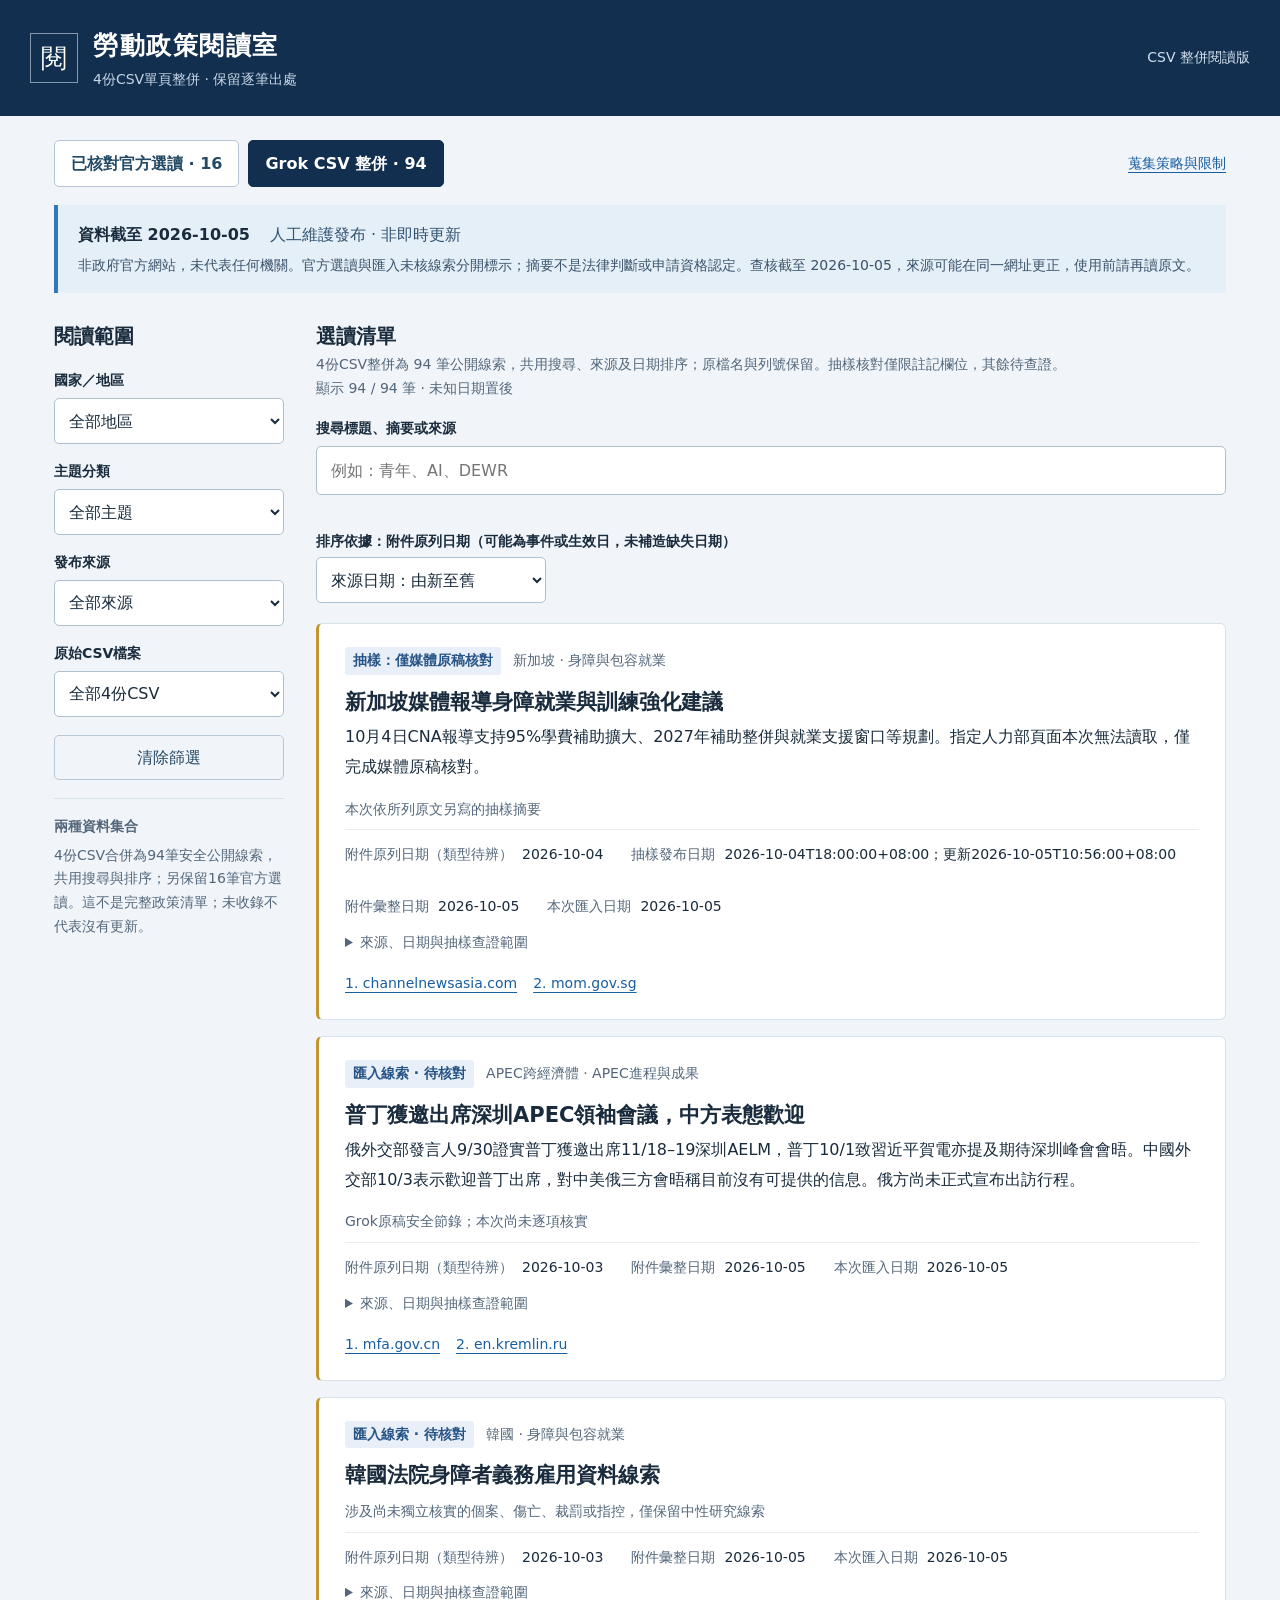
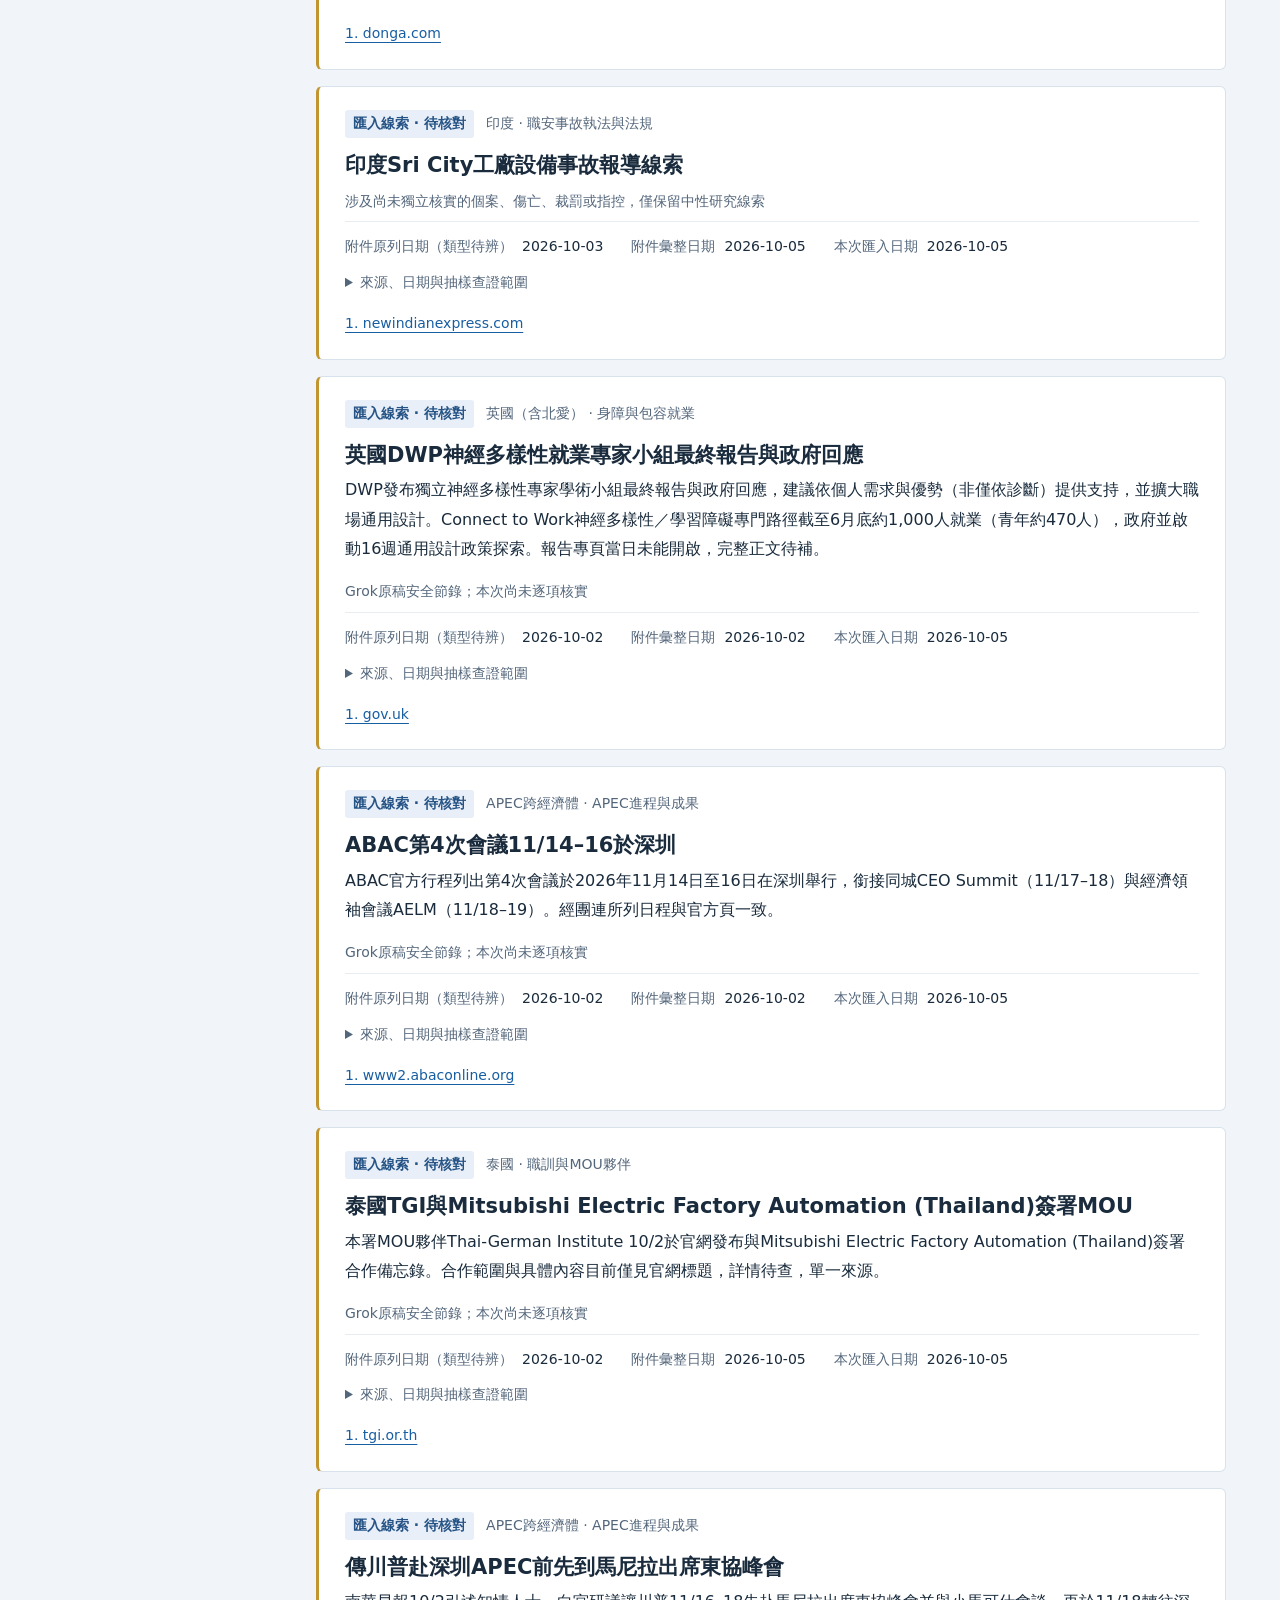
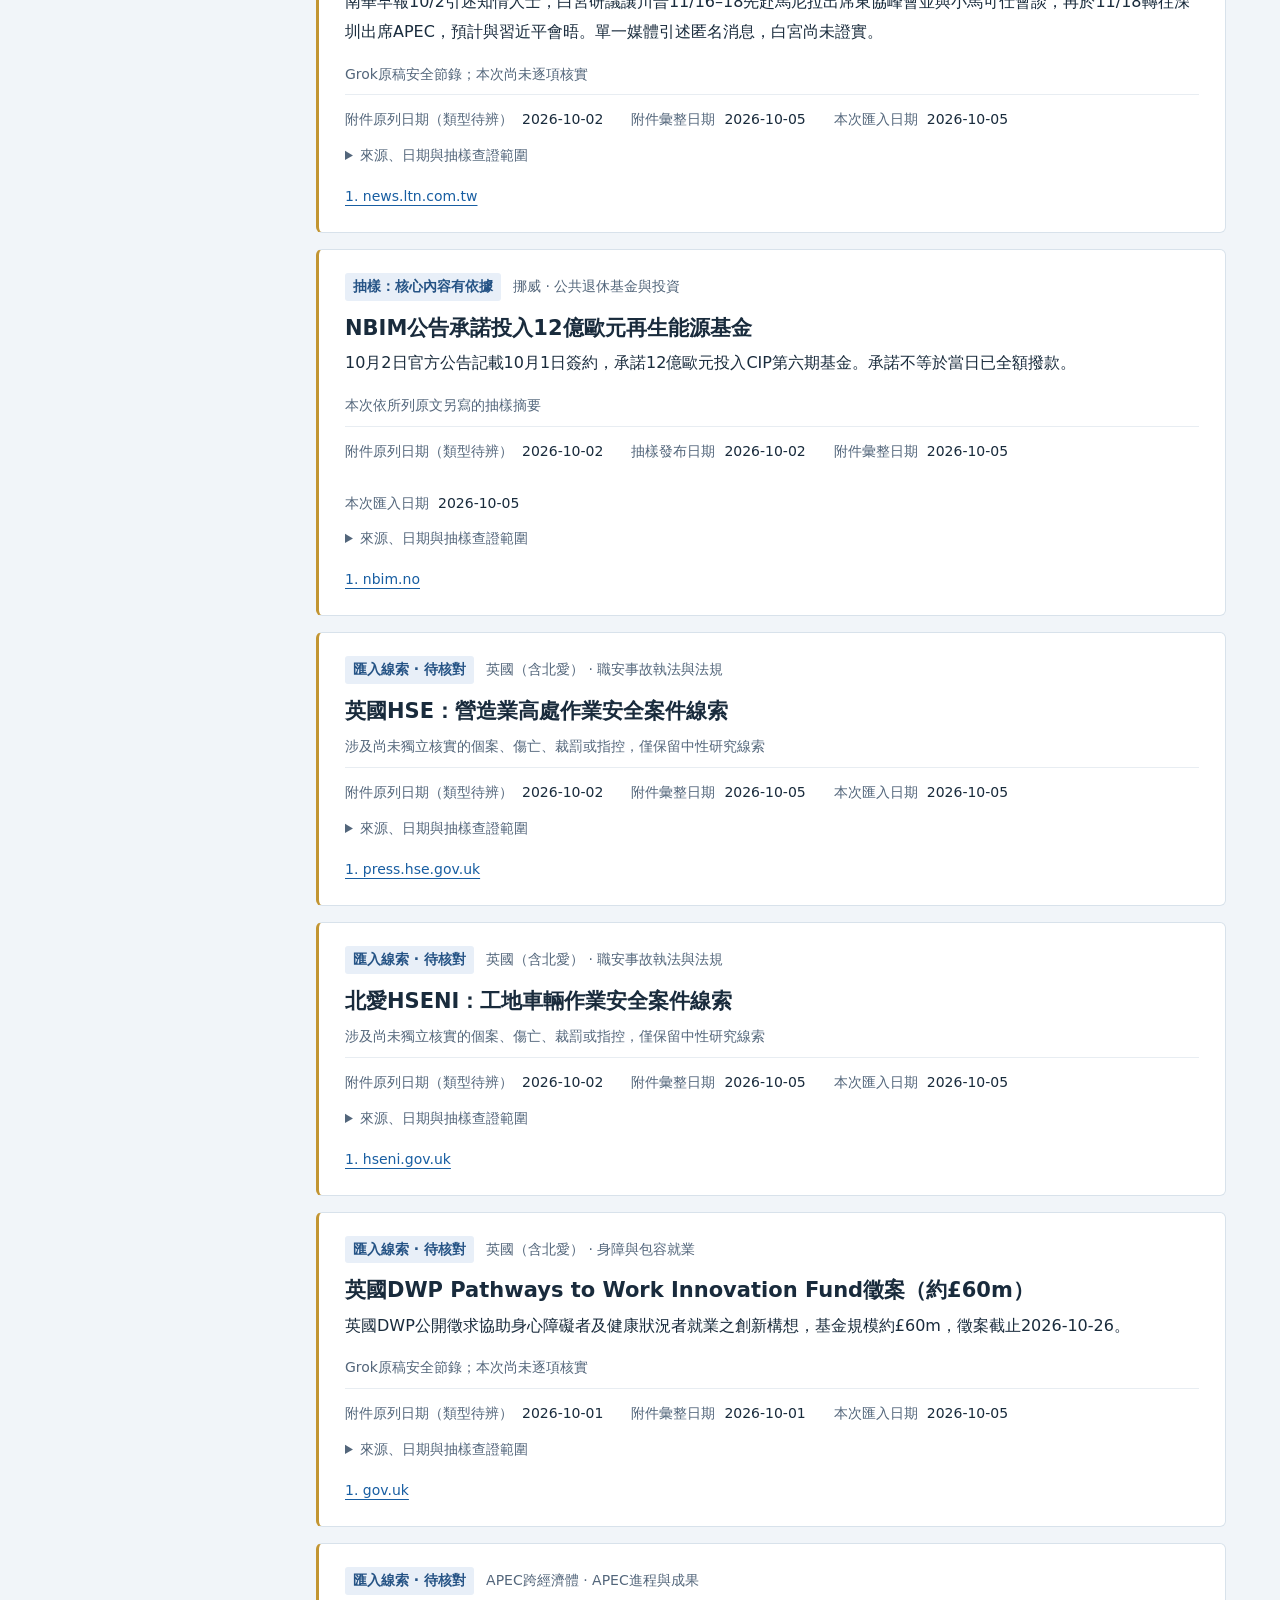
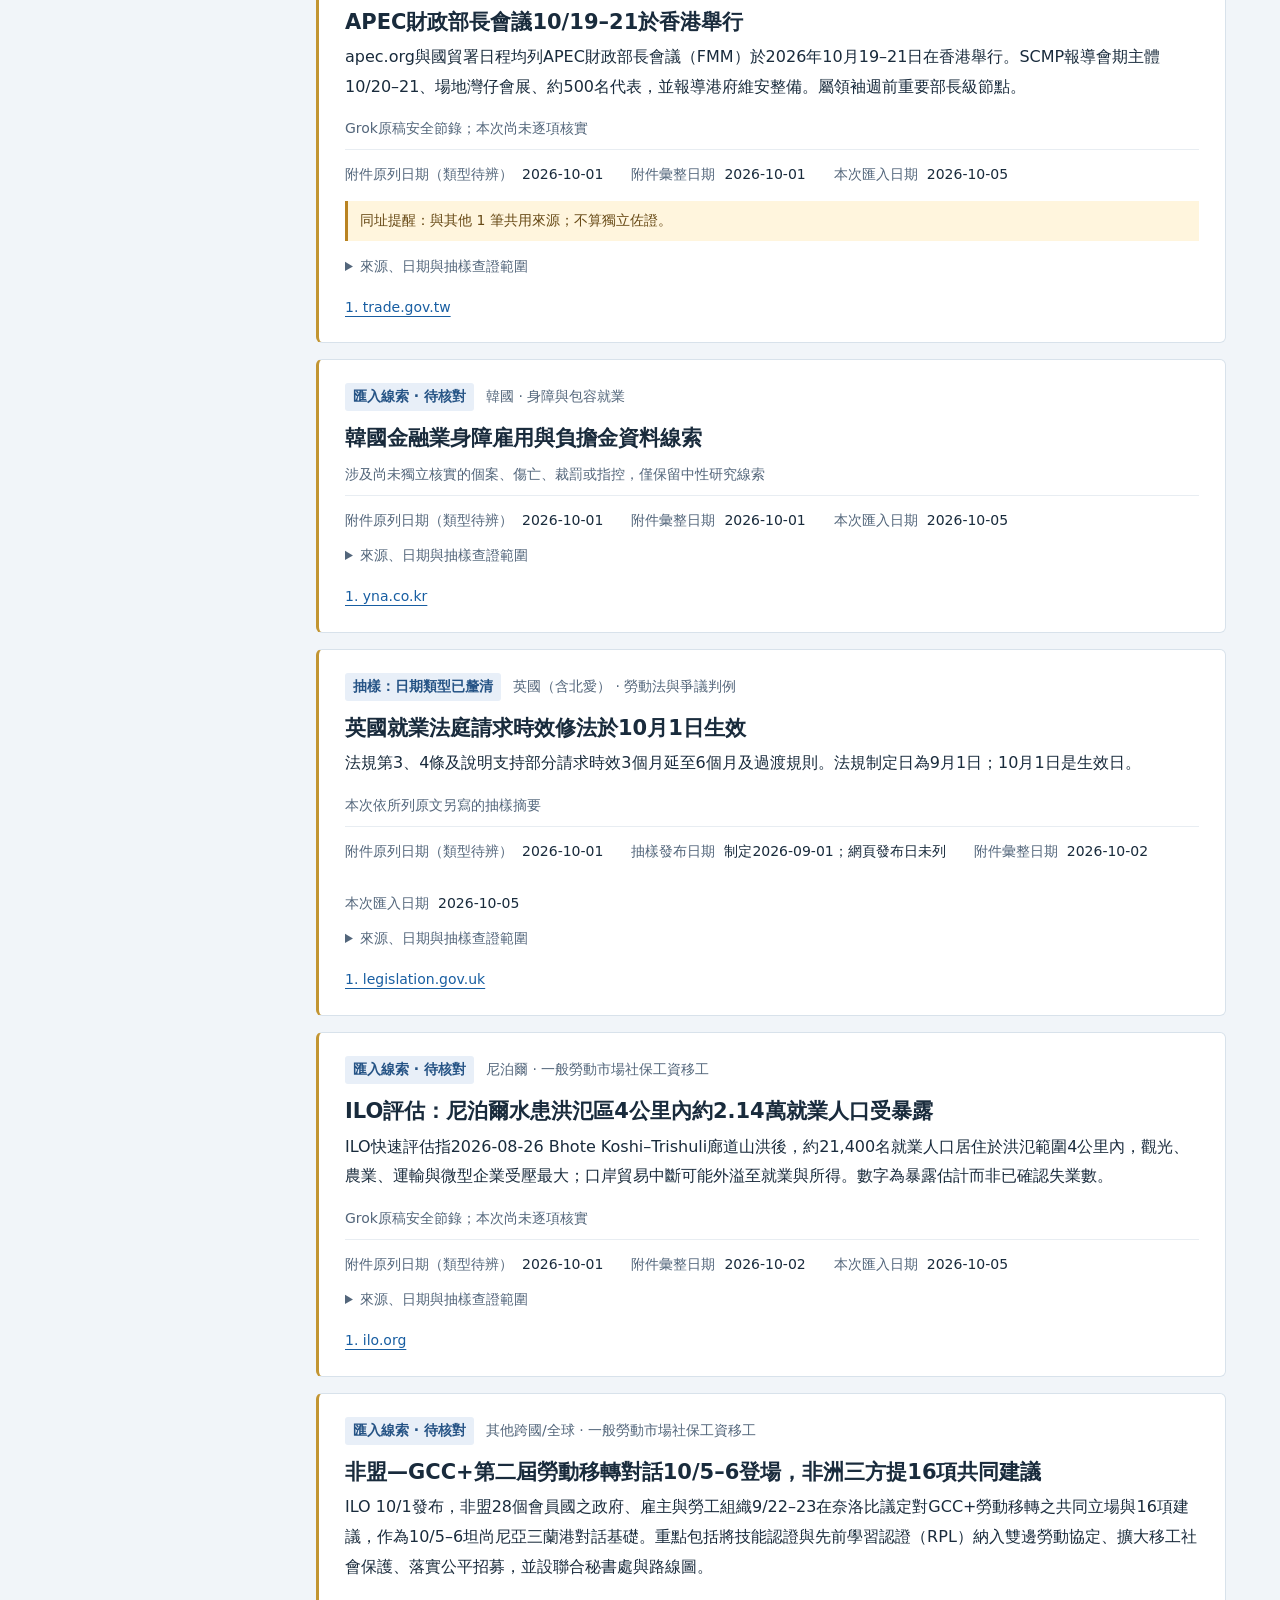
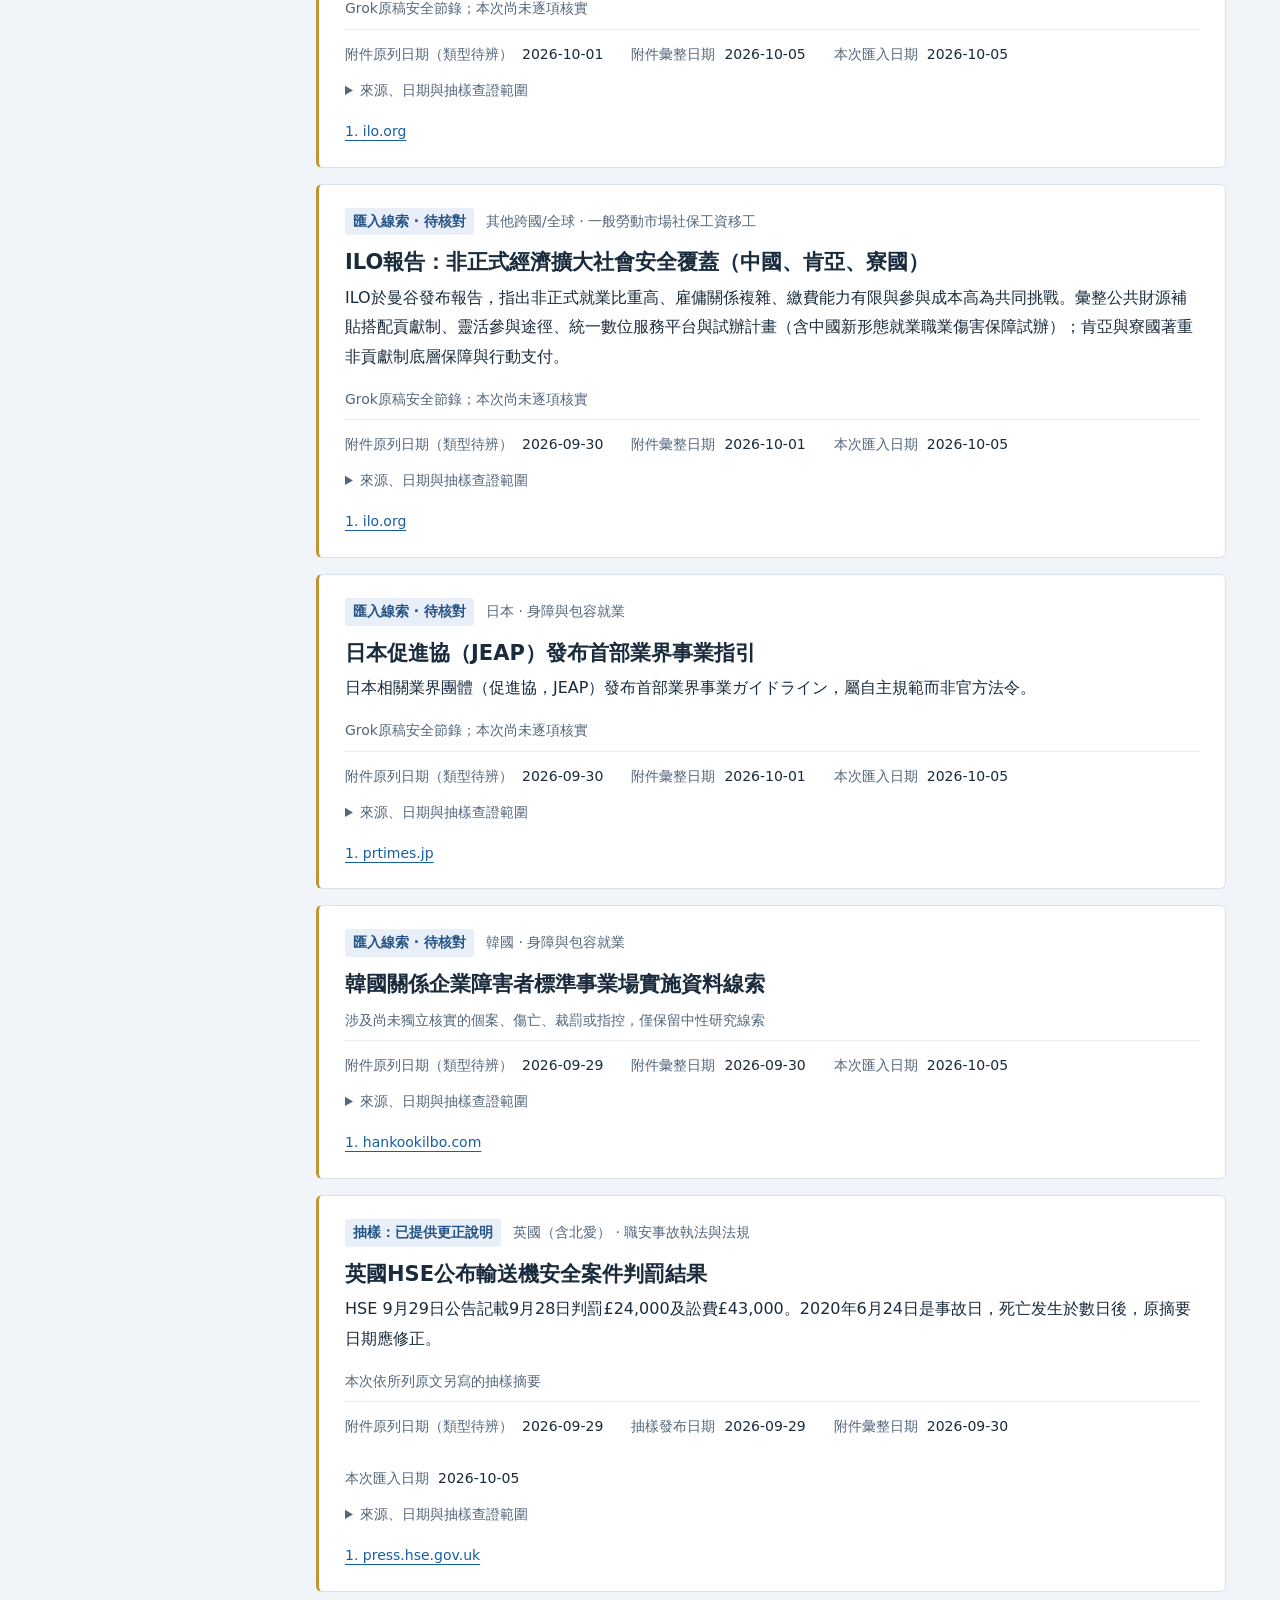
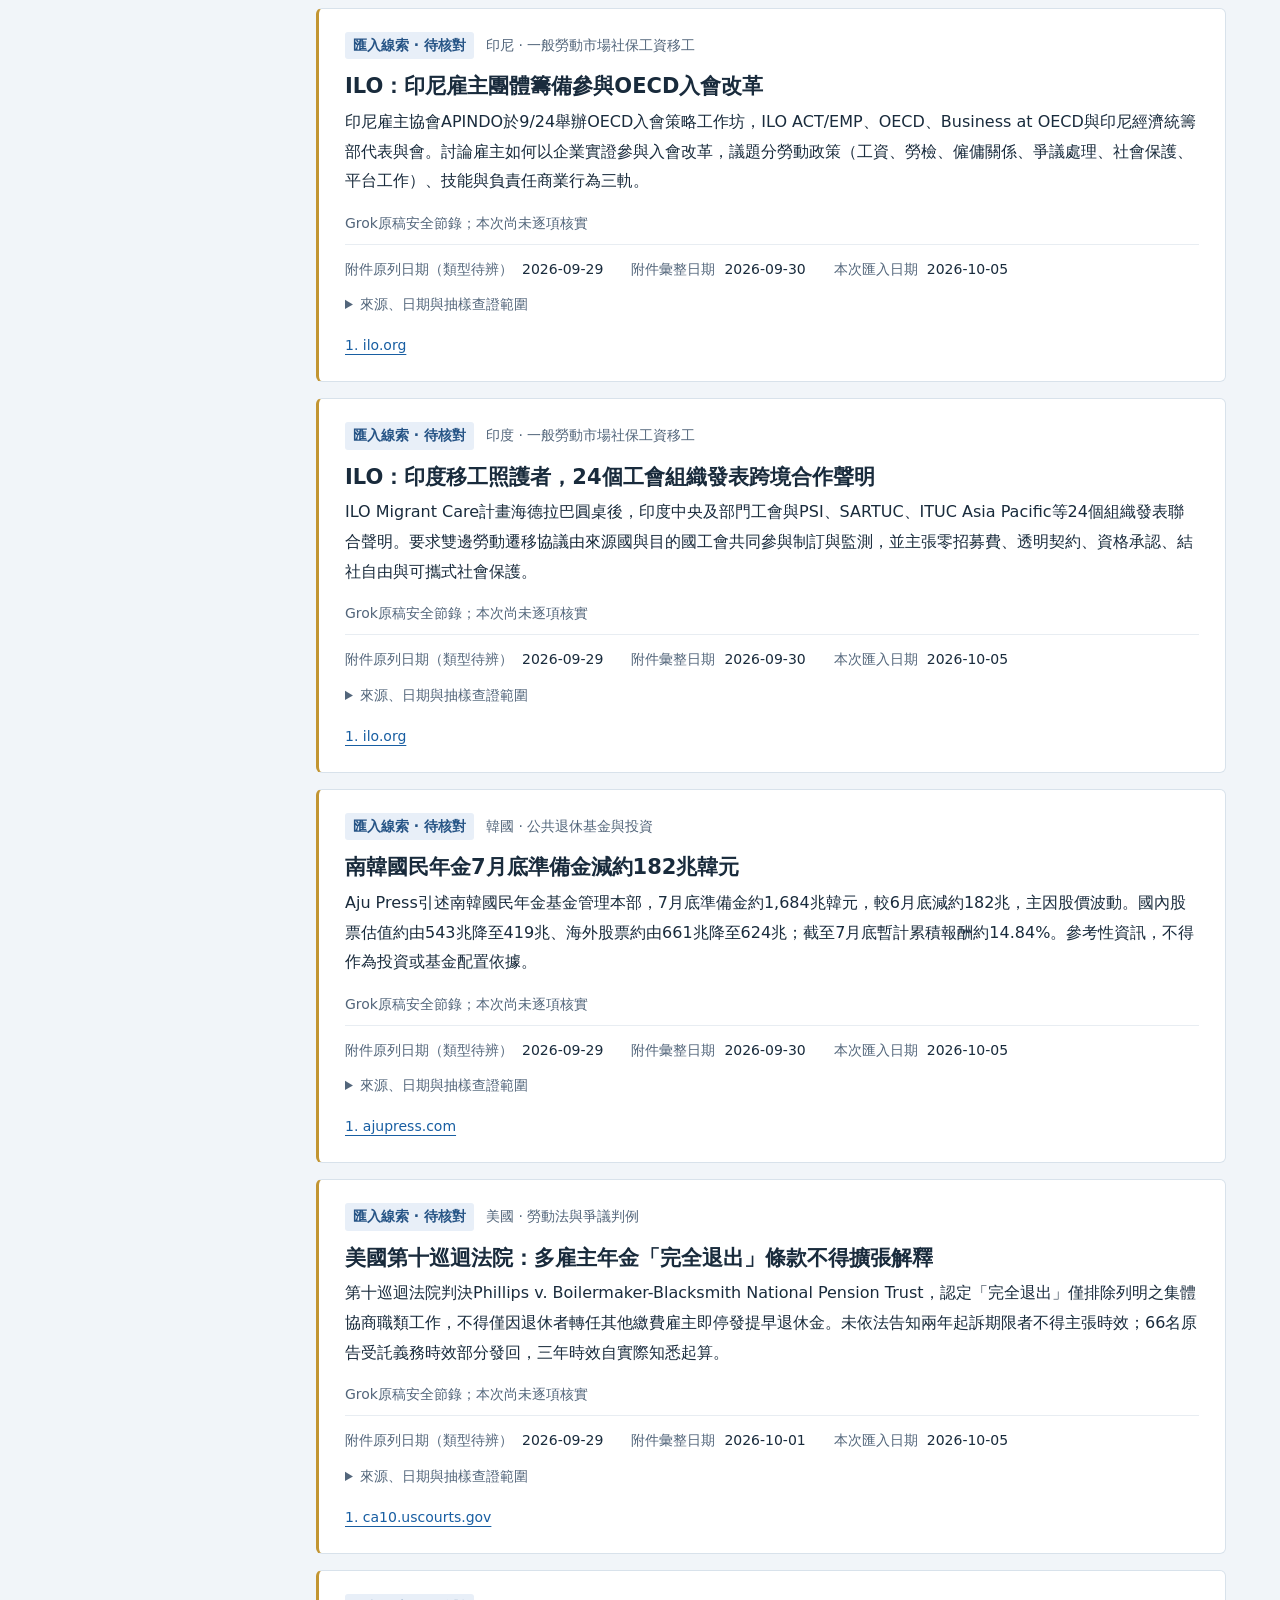
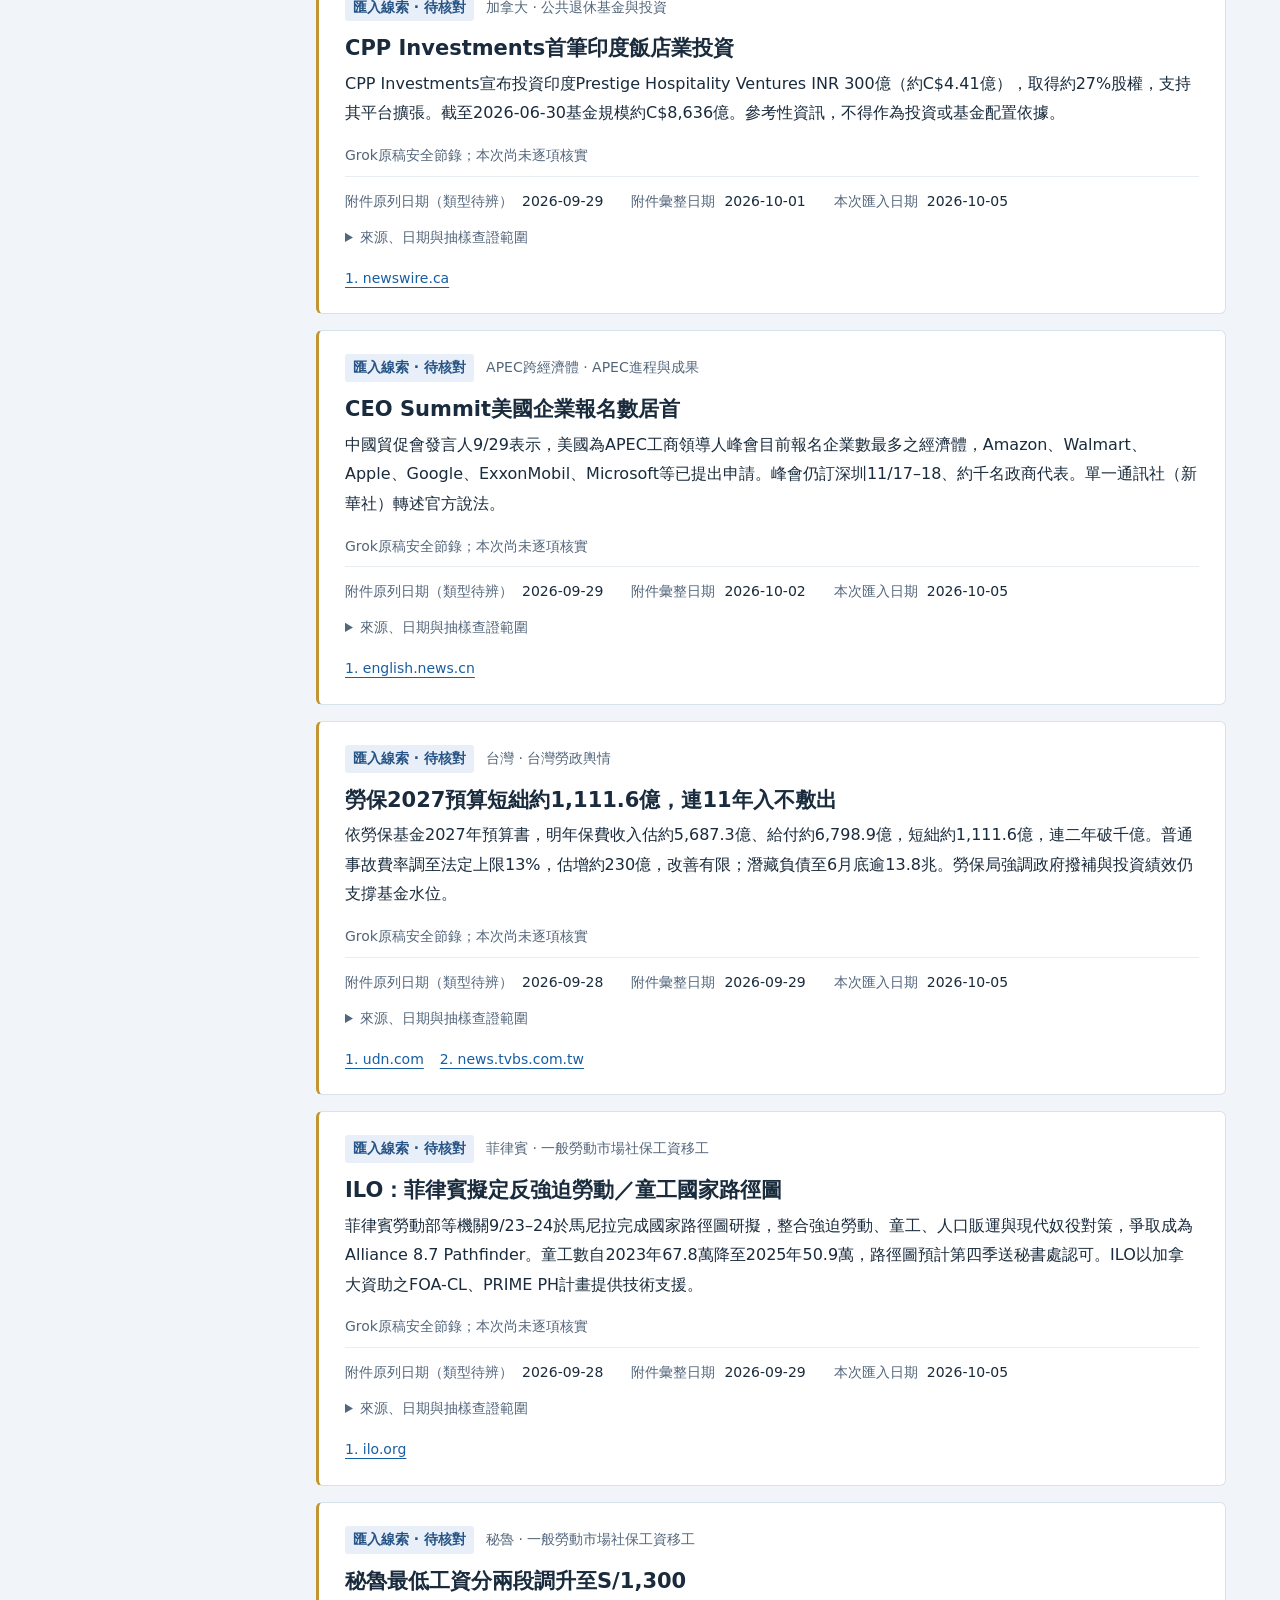
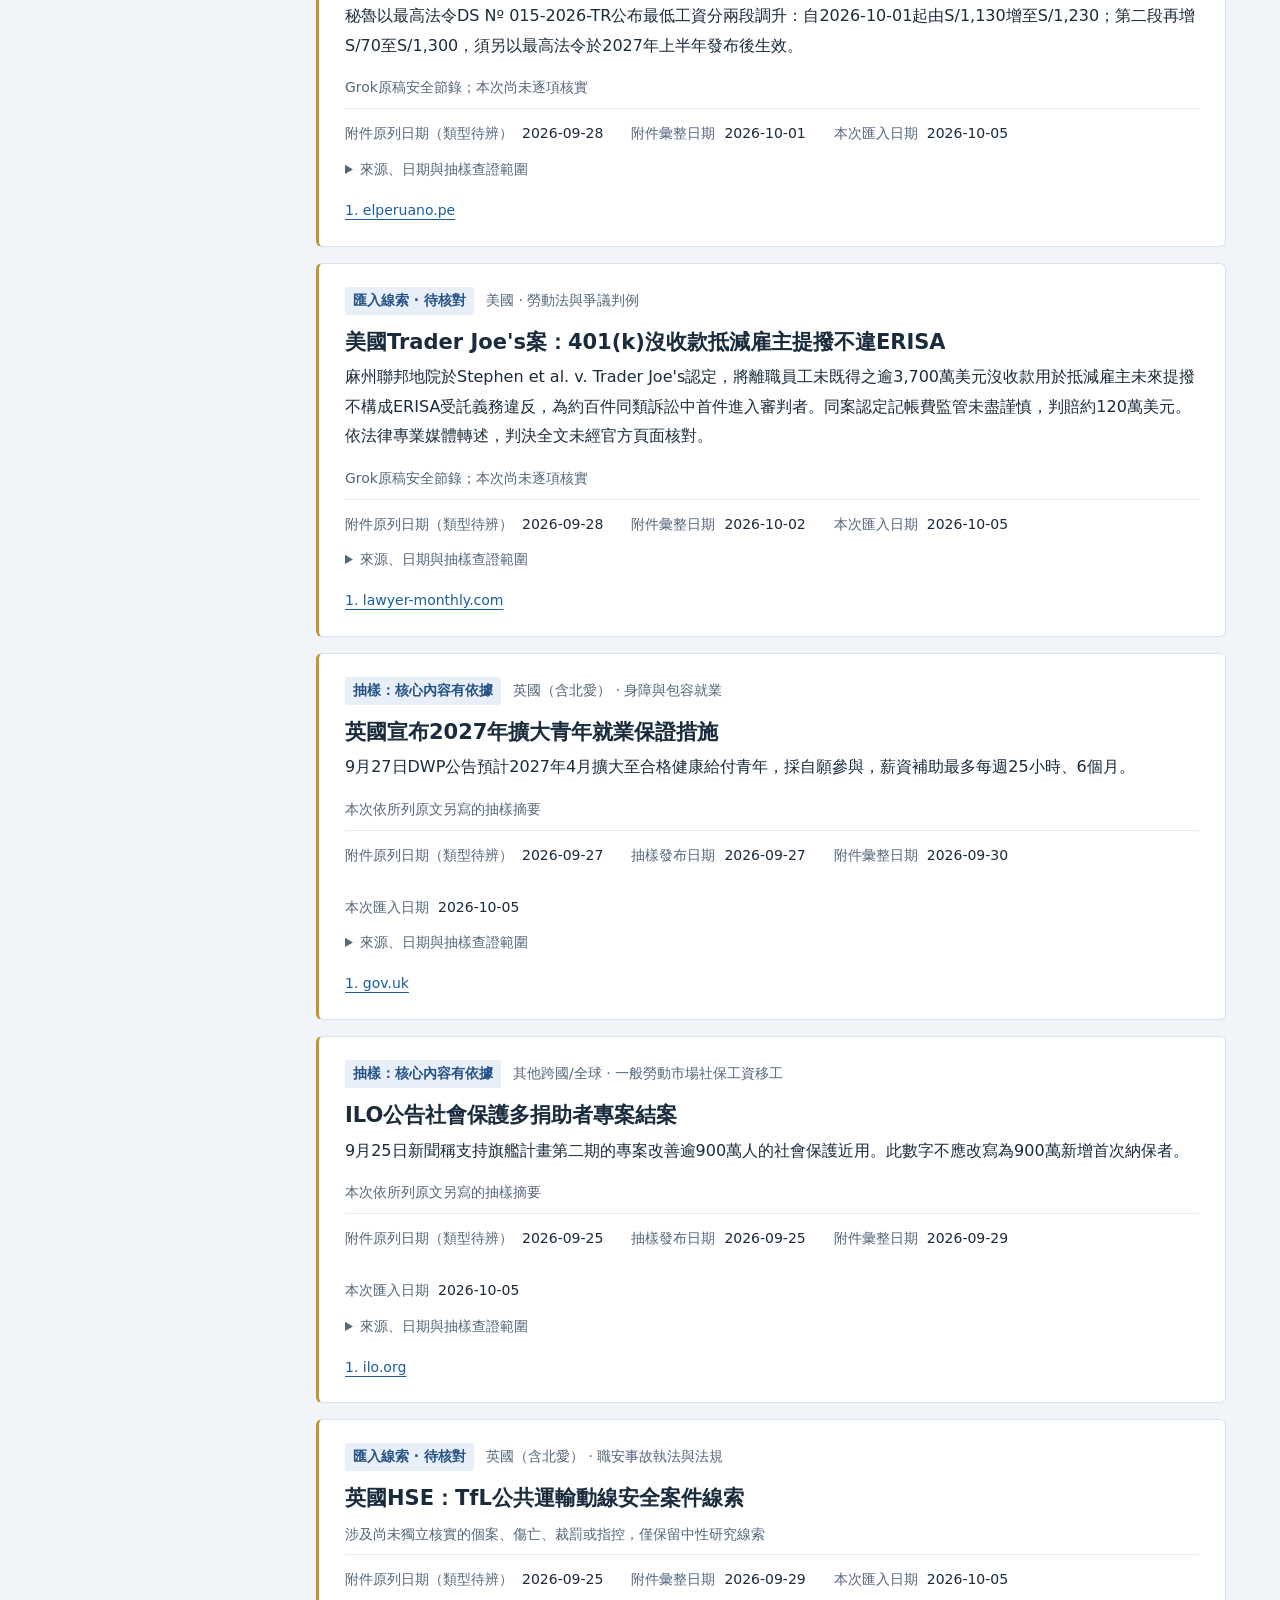
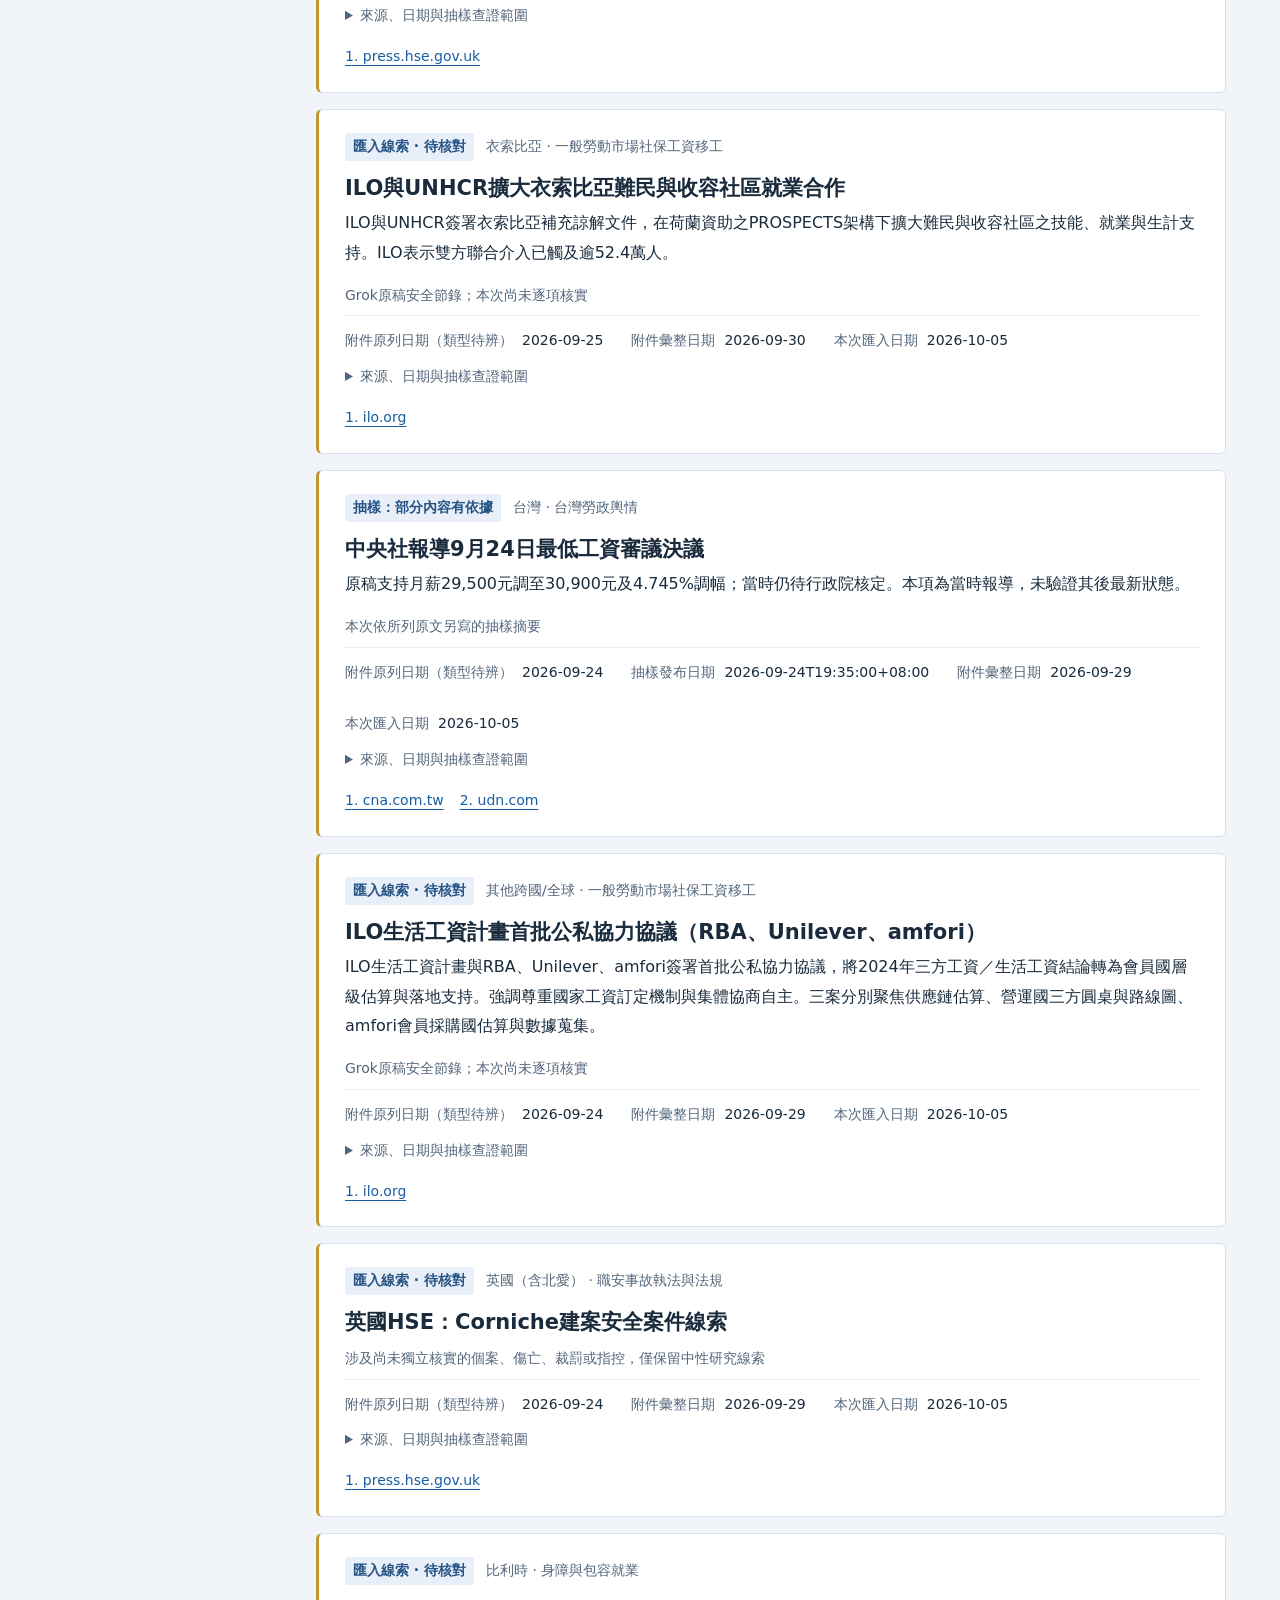
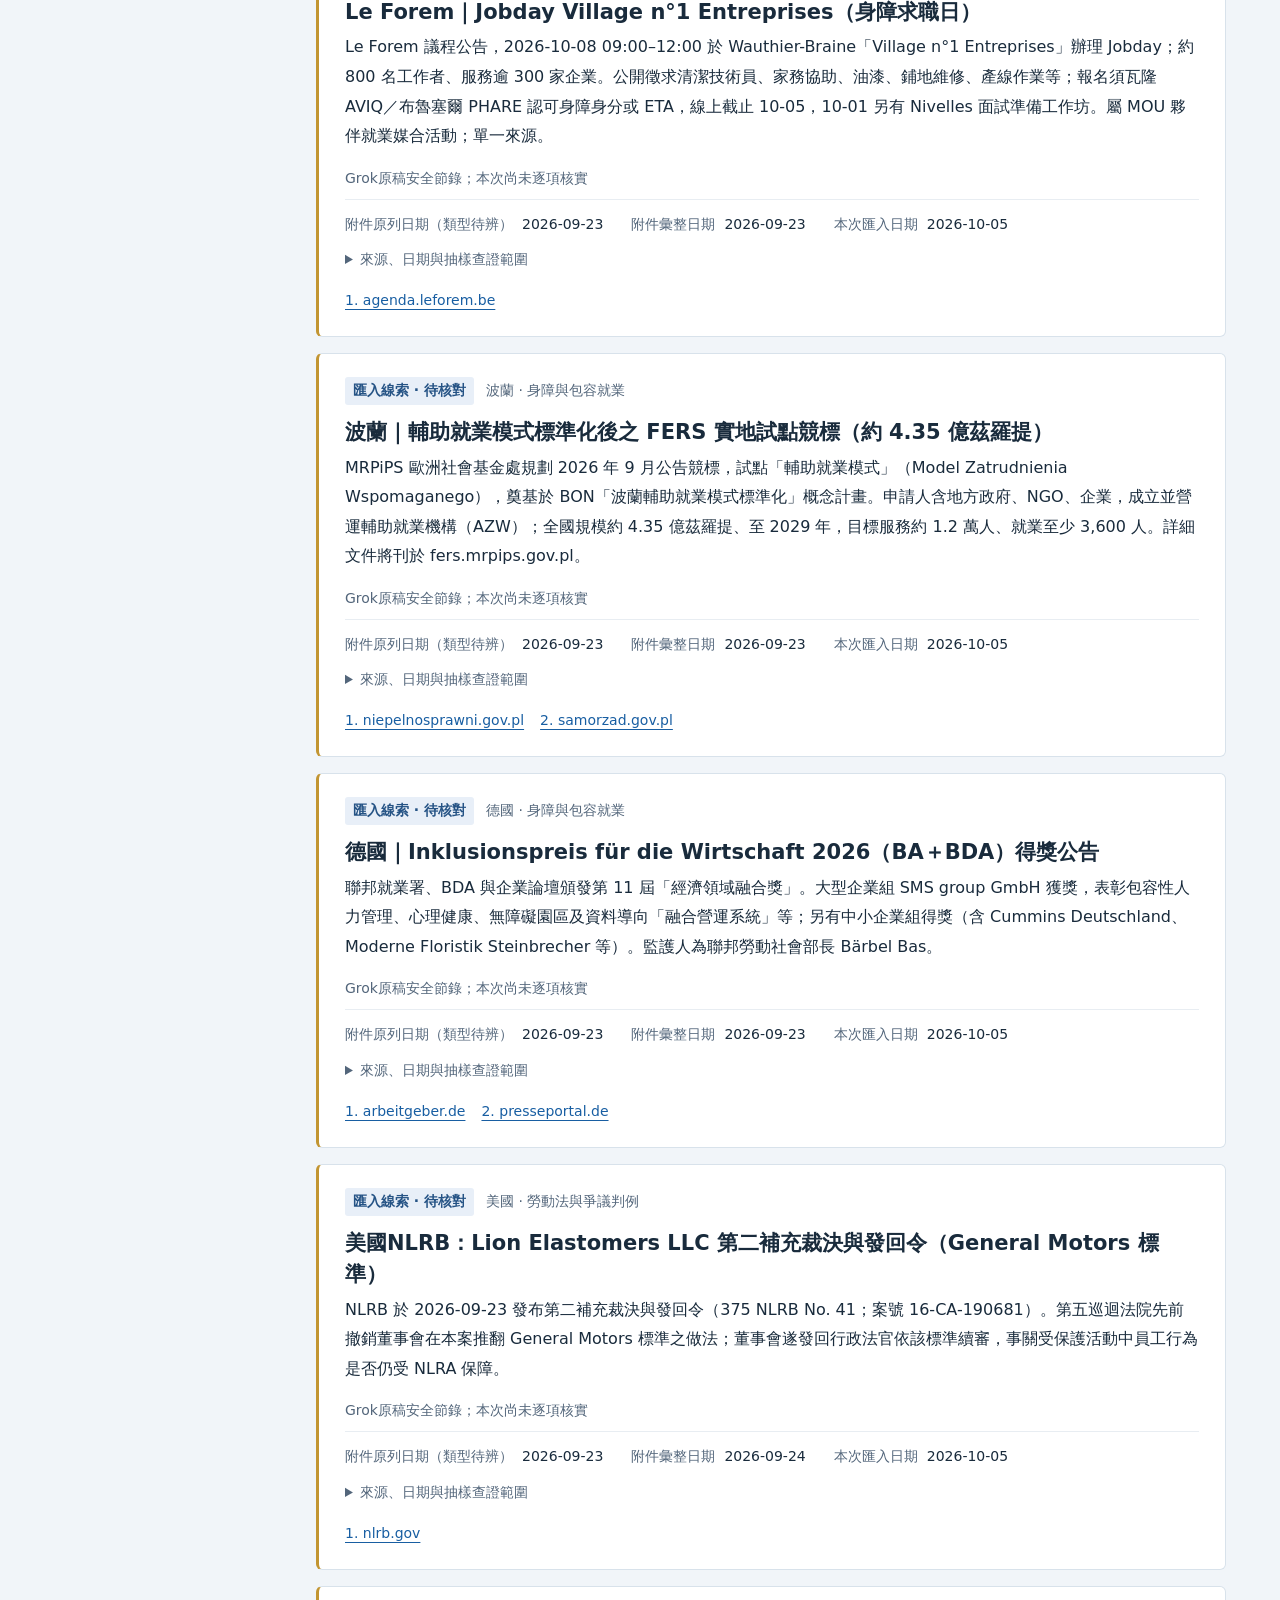
<file: docs/index.html>
<!doctype html><html lang="zh-Hant"><head><meta charset="utf-8"><meta name="viewport" content="width=device-width, initial-scale=1"><title>Grok CSV整併閱讀室｜歷史線索與官方選讀</title><meta name="description" content="閱讀官方政策選讀、Grok歷史線索與蒐集方法。逐筆區分已核對、抽樣核對與待核狀態；人工維護，非即時資訊。"><link rel="icon" type="image/svg+xml" href="data:image/svg+xml,%3Csvg xmlns='http://www.w3.org/2000/svg' viewBox='0 0 32 32'%3E%3Crect width='32' height='32' rx='7' fill='%23122f4f'/%3E%3Cpath d='M8 8h7v17H8zm9 0h7v17h-7' fill='%23ffffff'/%3E%3Cpath d='M11 12h2m6 0h2m-10 4h2m6 0h2' stroke='%23122f4f' stroke-width='2'/%3E%3C/svg%3E"><link rel="stylesheet" href="styles.css"><script defer src="app.js"></script></head><body><a class="skip" href="#records">跳至閱讀清單</a><header><div class="brand"><span class="mark" aria-hidden="true">閱</span><div><h1>勞動政策閱讀室</h1><p>4份CSV單頁整併 · 保留逐筆出處</p></div></div><span class="edition">CSV 整併閱讀版</span></header><main><nav class="collection-tabs" aria-label="資料集合"><button type="button" data-collection="official" aria-pressed="true">已核對官方選讀 · 16</button><button type="button" data-collection="grok" aria-pressed="false">Grok CSV 整併 · 94</button><a href="#strategy">蒐集策略與限制</a></nav><section class="status" aria-label="資料狀態"><div><strong>資料截至 2026-10-05</strong><span>人工維護發布 · 非即時更新</span></div><p>非政府官方網站，未代表任何機關。官方選讀與匯入未核線索分開標示；摘要不是法律判斷或申請資格認定。查核截至 2026-10-05，來源可能在同一網址更正，使用前請再讀原文。</p></section><div class="workspace"><aside><h2>閱讀範圍</h2><label for="country">國家／地區</label><select id="country"><option value="">全部地區</option><option>全球／跨國</option><option>澳洲</option><option>中國</option></select><label for="category">主題分類</label><select id="category"><option value="">全部主題</option><option>就業服務</option><option>青年就業</option><option>數位與技能</option><option>社會保障</option><option>勞動市場</option></select><label for="source">發布來源</label><select id="source"><option value="">全部來源</option><option>ILO 國際勞工組織</option><option>DEWR 澳洲就業與職場關係部</option></select><label id="file-label" for="file">原始CSV檔案</label><select id="file"><option value="">全部4份CSV</option></select><button id="reset" type="button">清除篩選</button><div class="scope-note"><b>兩種資料集合</b><p>4份CSV合併為94筆安全公開線索，共用搜尋與排序；另保留16筆官方選讀。這不是完整政策清單；未收錄不代表沒有更新。</p></div></aside><section class="reading" aria-label="閱讀清單"><div class="list-head"><div><h2>選讀清單</h2><p id="collection-description">先閱讀已核對官方網頁的 16 筆選讀；歷史匯入資料另列，查證狀態不互相繼承。</p><p id="count" role="status" aria-live="polite">共 16 筆 · 依日期由新至舊，未知日期置後</p></div></div><label class="search-label" for="search">搜尋標題、摘要或來源</label><input id="search" type="search" placeholder="例如：青年、AI、DEWR" autocomplete="off"><label id="sort-label" for="sort">排序依據：卡片標示日期（不同日期類型分開閱讀）</label><select id="sort"><option value="newest">來源日期：由新至舊</option><option value="oldest">來源日期：由舊至新</option></select><p id="load-error" hidden role="alert">篩選資料暫時無法載入；下方完整清單仍可閱讀。請重新整理後再試。</p><div id="records"><article class="record" data-id="exp-jilpt-table-correction"><div class="record-top"><span class="badge correction">原文更正</span><span>日本 · 勞動統計</span></div><h2><a href="https://www.jil.go.jp/kokunai/statistics/seigo/index.html" target="_blank" rel="noopener noreferrer">JILPT：2025勞動統計表4-2更正</a></h2><p class="original" lang="en">ユースフル労働統計2025：表4-2差替え</p><p class="summary">JILPT於2026年9月16日說明替換2025版表4-2，修正2014年資料列重複問題。這是歷史表格更正，不是新增2026年勞動市場數字。</p><dl><div><dt>更正公告日期</dt><dd>2026-09-16</dd></div><div><dt>來源</dt><dd>労働政策研究・研修機構（JILPT）</dd></div></dl><details><summary>查證範圍、日期與原文版本</summary><p>已開替換PDF；未持有替換前檔案，未作逐位元diff。</p><p>出版日期：2026-09-16</p><p>資料／報告期間：受更正行：2014；出版品：2025版</p><p><a href="https://www.jil.go.jp/kokunai/statistics/kako/2025/documents/useful2025_04_p34_42.pdf" target="_blank" rel="noopener noreferrer">原文附件</a>：官方更正頁直連替換PDF已開啟</p><p>查核截至：2026-10-05 · 已核對官方原文（有界摘要）</p><p>查核可能透過檢索器快取；不保證來源即時狀態。同一網址可能更正，使用前請回原文確認。</p></details><span class="source-link"><a href="https://www.jil.go.jp/kokunai/statistics/seigo/index.html" target="_blank" rel="noopener noreferrer">閱讀官方原文（新分頁）</a></span></article><article class="record" data-id="ilo-ai-2026"><div class="record-top"><span class="badge ">研究簡報</span><span>中國 · 數位與技能</span></div><h2><a href="https://www.ilo.org/publications/artificial-intelligence-adoption-chinese-enterprises-productivity-effects" target="_blank" rel="noopener noreferrer">中國企業採用 AI：生產力、就業與技能</a></h2><p class="original" lang="en">Artificial intelligence adoption in Chinese enterprises: Productivity effects, workforce implications, and policy challenges</p><p class="summary">簡報整理企業採用 AI 的方式，以及生產力、工作安排與技能需求的影響。研究也指出評估方法不足、數位落差及員工疑慮等限制。</p><dl><div><dt>發布日期</dt><dd>2026-09-15</dd></div><div><dt>來源</dt><dd>ILO 國際勞工組織</dd></div></dl><details><summary>查證範圍、日期與原文版本</summary><p>依官方出版頁摘要與重點整理；研究結果不代表所有中國企業。</p><p>查核截至：2026-10-05 · 已核對官方網頁</p><p>查核可能透過檢索器快取；不保證來源即時狀態。同一網址可能更正，使用前請回原文確認。</p></details><span class="source-link"><a href="https://www.ilo.org/publications/artificial-intelligence-adoption-chinese-enterprises-productivity-effects" target="_blank" rel="noopener noreferrer">閱讀官方原文（新分頁）</a></span></article><article class="record" data-id="dewr-compliance-correction"><div class="record-top"><span class="badge correction">資料更正</span><span>澳洲 · 就業服務</span></div><h2><a href="https://www.dewr.gov.au/employment-services-data/job-seeker-compliance-data" target="_blank" rel="noopener noreferrer">求職者履約統計：2026 年第一季表格更正</a></h2><p class="original" lang="en">Job seeker compliance data</p><p class="summary">官方指出，2026 年 1 至 3 月報表的表 12a 及表 19 因程式錯誤而更正。引用舊報表時，應回原站確認更新版本。</p><dl><div><dt>更正日期</dt><dd>2026-08-12</dd></div><div><dt>來源</dt><dd>DEWR 澳洲就業與職場關係部</dd></div></dl><details><summary>查證範圍、日期與原文版本</summary><p>更正日期依頁面註記；資料期為 2026-01 至 2026-03。未獨立重算統計數字。</p><p>查核截至：2026-10-05 · 已核對官方網頁</p><p>查核可能透過檢索器快取；不保證來源即時狀態。同一網址可能更正，使用前請回原文確認。</p></details><span class="source-link"><a href="https://www.dewr.gov.au/employment-services-data/job-seeker-compliance-data" target="_blank" rel="noopener noreferrer">閱讀官方原文（新分頁）</a></span></article><article class="record" data-id="ilo-youth-2026"><div class="record-top"><span class="badge ">研究報告</span><span>全球／跨國 · 青年就業</span></div><h2><a href="https://www.ilo.org/publications/major-publications/global-employment-trends-youth-2026-back-future" target="_blank" rel="noopener noreferrer">2026 全球青年就業趨勢</a></h2><p class="original" lang="en">Global Employment Trends for Youth 2026: Back to the future</p><p class="summary">報告檢視各地青年勞動市場近期發展，提供全球與區域層級的青年就業趨勢及前景分析。官方出版頁另提供報告與摘要連結。</p><dl><div><dt>發布日期</dt><dd>2026-08-11</dd></div><div><dt>來源</dt><dd>ILO 國際勞工組織</dd></div></dl><details><summary>查證範圍、日期與原文版本</summary><p>本筆依官方出版頁介紹整理，未將報告推論解讀為已生效政策。</p><p>查核截至：2026-10-05 · 已核對官方網頁</p><p>查核可能透過檢索器快取；不保證來源即時狀態。同一網址可能更正，使用前請回原文確認。</p></details><span class="source-link"><a href="https://www.ilo.org/publications/major-publications/global-employment-trends-youth-2026-back-future" target="_blank" rel="noopener noreferrer">閱讀官方原文（新分頁）</a></span></article><article class="record" data-id="exp-oecd-labour-underutilisation-revision"><div class="record-top"><span class="badge correction">資料方法修訂</span><span>跨國 · 勞動統計</span></div><h2><a href="https://www.oecd.org/en/data/insights/data-explainers/2025/02/OECD-Data-Explorer-News.html" target="_blank" rel="noopener noreferrer">OECD家庭儀表板：勞動低度利用率分母與資料版號改變</a></h2><p class="original" lang="en">Changes to the Quarterly Household Dashboard</p><p class="summary">2026年8月6日公告指出勞動低度利用率改以擴展勞動力為分母，資料流由1.0升到1.1。跨期比較應記錄方法與資料版號，不能只比較數值。</p><dl><div><dt>該項異動公告日期</dt><dd>2026-08-06</dd></div><div><dt>來源</dt><dd>OECD</dd></div></dl><details><summary>查證範圍、日期與原文版本</summary><p>同頁含多則公告；9月30日是整頁日期，不是此項改版日。未下載數列重算。</p><p>出版日期：2026-08-06</p><p>更新日期：2026-09-30（整頁日期）</p><p>資料／報告期間：2026 Q1（6月預告指定的更新參照季）</p><p>查核截至：2026-10-05 · 已核對官方原文（有界摘要）</p><p>查核可能透過檢索器快取；不保證來源即時狀態。同一網址可能更正，使用前請回原文確認。</p></details><span class="source-link"><a href="https://www.oecd.org/en/data/insights/data-explainers/2025/02/OECD-Data-Explorer-News.html" target="_blank" rel="noopener noreferrer">閱讀官方原文（新分頁）</a></span></article><article class="record" data-id="ilo-self-employed"><div class="record-top"><span class="badge ">工作論文</span><span>全球／跨國 · 社會保障</span></div><h2><a href="https://www.ilo.org/publications/inclusive-social-insurance-exploring-real-solutions-reach-self-employed" target="_blank" rel="noopener noreferrer">把自營工作者納入社會保險</a></h2><p class="original" lang="en">Inclusive social insurance: Exploring real solutions to reach the self-employed</p><p class="summary">工作論文比較不同國家擴大自營工作者社會保險保障的經驗，探討制度設計、執行難題與受益者觀點，供政策研究參考。</p><dl><div><dt>發布日期</dt><dd>2026-07-16</dd></div><div><dt>來源</dt><dd>ILO 國際勞工組織</dd></div></dl><details><summary>查證範圍、日期與原文版本</summary><p>依官方出版頁整理；該頁案例數的介紹與正文不一致，本摘要不引用案例數。</p><p>查核截至：2026-10-05 · 已核對官方網頁</p><p>查核可能透過檢索器快取；不保證來源即時狀態。同一網址可能更正，使用前請回原文確認。</p></details><span class="source-link"><a href="https://www.ilo.org/publications/inclusive-social-insurance-exploring-real-solutions-reach-self-employed" target="_blank" rel="noopener noreferrer">閱讀官方原文（新分頁）</a></span></article><article class="record" data-id="exp-jobaccess-eaf-47"><div class="record-top"><span class="badge correction">補助指南修訂</span><span>澳洲 · 身障就業</span></div><h2><a href="https://www.jobaccess.gov.au/resource/employment-assistance-fund-guide" target="_blank" rel="noopener noreferrer">澳洲EAF指南：2026年6月4.7版與7月調整</a></h2><p class="original" lang="en">Employment Assistance Fund Guidelines, Version 4.7 FINAL</p><p class="summary">現行指南頁連到2026年6月4.7版。PDF版本紀錄列2026年7月1日多項支援上限指數化調整，內容涵蓋工作場所改造、設備及相關服務。</p><dl><div><dt>指南頁更新日</dt><dd>2026-06-30</dd></div><div><dt>來源</dt><dd>Australian Government Department of Social Services／JobAccess</dd></div></dl><details><summary>查證範圍、日期與原文版本</summary><p>搜尋仍可找到2025年4.4版；本筆採指南頁目前連結，不提供個別補助判斷。</p><p>出版日期：2026-06</p><p>更新日期：2026-06-30</p><p>生效／適用日期：2026-07-01（僅PDF異動表列示的indexation項目）</p><p><a href="https://www.jobaccess.gov.au/sites/default/files/documents/2026-06/8516-eaf-guidelines-june-2026_0.pdf" target="_blank" rel="noopener noreferrer">原文附件 · 4.7 FINAL</a>：PDF內文與Summary of changes已讀</p><p>查核截至：2026-10-05 · 已核對官方原文（有界摘要）</p><p>查核可能透過檢索器快取；不保證來源即時狀態。同一網址可能更正，使用前請回原文確認。</p></details><span class="source-link"><a href="https://www.jobaccess.gov.au/resource/employment-assistance-fund-guide" target="_blank" rel="noopener noreferrer">閱讀官方原文（新分頁）</a></span></article><article class="record" data-id="ilo-trends-2026"><div class="record-top"><span class="badge ">研究報告</span><span>全球／跨國 · 勞動市場</span></div><h2><a href="https://www.ilo.org/publications/flagship-reports/employment-and-social-trends-2026" target="_blank" rel="noopener noreferrer">2026 就業與社會趨勢</a></h2><p class="original" lang="en">Employment and Social Trends 2026</p><p class="summary">報告指出，整體就業指標相對穩定，但工作品質改善停滯、不平等仍持續。分析涵蓋生產力、人口及經濟壓力對全球勞動市場的影響。</p><dl><div><dt>發布日期</dt><dd>2026-01-14</dd></div><div><dt>來源</dt><dd>ILO 國際勞工組織</dd></div></dl><details><summary>查證範圍、日期與原文版本</summary><p>依官方出版頁介紹及主要訊息整理；預測不等於已實現結果。</p><p>查核截至：2026-10-05 · 已核對官方網頁</p><p>查核可能透過檢索器快取；不保證來源即時狀態。同一網址可能更正，使用前請回原文確認。</p></details><span class="source-link"><a href="https://www.ilo.org/publications/flagship-reports/employment-and-social-trends-2026" target="_blank" rel="noopener noreferrer">閱讀官方原文（新分頁）</a></span></article><article class="record" data-id="exp-apec-talent-digitalization"><div class="record-top"><span class="badge ">正式專案報告</span><span>APEC · 技能人才</span></div><h2><a href="https://www.apec.org/docs/default-source/publications/2025/12/226_hrd_leveraging-digitalization-for-talent-inclusion-and-empowerment.pdf?sfvrsn=4de8984a_1" target="_blank" rel="noopener noreferrer">APEC HRDWG：數位人才包容與產學合作報告</a></h2><p class="original" lang="en">Leveraging Digitalization for Talent Inclusion and Empowerment: Facilitating Economic Transitions by Academia-Industry Partnership</p><p class="summary">HRDWG報告整理產學合作、數位技能及職業教育案例，涵蓋人才培育與包容議題。可作APEC技能人才線的研究原文，與一般會議日程分開收錄。</p><dl><div><dt>出版日期（月精度）</dt><dd>2026-01</dd></div><div><dt>來源</dt><dd>APEC Secretariat／HRDWG</dd></div></dl><details><summary>查證範圍、日期與原文版本</summary><p>PDF封面標January 2026，URL中的2025/12不是出版日。專案號HRDWG 102 2024A；未作APEC全體政策承諾推論。</p><p>出版日期：2026-01</p><p>查核截至：2026-10-05 · 已核對官方原文（有界摘要）</p><p>查核可能透過檢索器快取；不保證來源即時狀態。同一網址可能更正，使用前請回原文確認。</p></details><span class="source-link"><a href="https://www.apec.org/docs/default-source/publications/2025/12/226_hrd_leveraging-digitalization-for-talent-inclusion-and-empowerment.pdf?sfvrsn=4de8984a_1" target="_blank" rel="noopener noreferrer">閱讀官方原文（新分頁）</a></span></article><article class="record" data-id="exp-canada-disability-progress"><div class="record-top"><span class="badge ">年度報告</span><span>加拿大 · 身障就業</span></div><h2><a href="https://www.canada.ca/en/employment-social-development/programs/disability-inclusion-action-plan/reports/employment-strategy-progress-report-2024-2025.html" target="_blank" rel="noopener noreferrer">加拿大身障就業策略：2024–2025年度進度</a></h2><p class="original" lang="en">Employment Strategy for Canadians with Disabilities: Annual Progress Report (2024 to 2025)</p><p class="summary">年報整理就業方案包容性、雇主支援及衡量指標。文中區分年度更新與配合身障調查的較長期評估，適合補加拿大身障就業制度比較。</p><dl><div><dt>頁面日期（未確認為首次發布日）</dt><dd>2025-12-08</dd></div><div><dt>來源</dt><dd>Employment and Social Development Canada</dd></div></dl><details><summary>查證範圍、日期與原文版本</summary><p>Page details標2025-12-08；不可把報告期間或2022調查數字當2026新統計。</p><p>資料／報告期間：報告2024–2025；部分進度涵蓋2024-07至2025-07</p><p>查核截至：2026-10-05 · 已核對官方原文（有界摘要）</p><p>查核可能透過檢索器快取；不保證來源即時狀態。同一網址可能更正，使用前請回原文確認。</p></details><span class="source-link"><a href="https://www.canada.ca/en/employment-social-development/programs/disability-inclusion-action-plan/reports/employment-strategy-progress-report-2024-2025.html" target="_blank" rel="noopener noreferrer">閱讀官方原文（新分頁）</a></span></article><article class="record" data-id="exp-canada-employment-standard"><div class="record-top"><span class="badge correction">標準修訂</span><span>加拿大 · 身障就業</span></div><h2><a href="https://accessible.canada.ca/standards-and-technical-guides/standards-and-technical-guides-database/can-asc-112024-rev-2025-employment" target="_blank" rel="noopener noreferrer">加拿大就業無障礙標準2025修訂版</a></h2><p class="original" lang="en">CAN-ASC-1.1:2024 (REV-2025) – Employment</p><p class="summary">官方資料庫列出就業標準的2025修訂版，並提供完整HTML、Word與摘要。適合追就業全流程無障礙的標準及版本；這裡不推論個別雇主法律義務。</p><dl><div><dt>出版日期（月精度）</dt><dd>2025-05</dd></div><div><dt>來源</dt><dd>Accessibility Standards Canada</dd></div></dl><details><summary>查證範圍、日期與原文版本</summary><p>發布月份有明示；法律生效日未知，Published不等於對全部雇主強制生效。</p><p>出版日期：2025-05</p><p>查核截至：2026-10-05 · 已核對官方原文（有界摘要）</p><p>查核可能透過檢索器快取；不保證來源即時狀態。同一網址可能更正，使用前請回原文確認。</p></details><span class="source-link"><a href="https://accessible.canada.ca/standards-and-technical-guides/standards-and-technical-guides-database/can-asc-112024-rev-2025-employment" target="_blank" rel="noopener noreferrer">閱讀官方原文（新分頁）</a></span></article><article class="record" data-id="dewr-parent-correction"><div class="record-top"><span class="badge correction">資料更正</span><span>澳洲 · 就業服務</span></div><h2><a href="https://www.dewr.gov.au/employment-services-data/job-placements-and-outcomes-data" target="_blank" rel="noopener noreferrer">就業安置成果：家長群組歷史資料更新提醒</a></h2><p class="original" lang="en">Job placements and outcomes data</p><p class="summary">官方提醒，過往表 1 的 Parent 群組資料有問題，應改用更新的 Workforce Australia Services 就業安置與成果資料，避免沿用先前公布的數字。</p><dl><div><dt>公告發布日期</dt><dd>未知</dd></div><div><dt>來源</dt><dd>DEWR 澳洲就業與職場關係部</dd></div></dl><details><summary>查證範圍、日期與原文版本</summary><p>更正公告未標示發布日期。頁面最後修改為 2026-07-24，不能據此認定公告發布日。未獨立重算數據。</p><p>查核截至：2026-10-05 · 已核對官方網頁</p><p>查核可能透過檢索器快取；不保證來源即時狀態。同一網址可能更正，使用前請回原文確認。</p></details><span class="source-link"><a href="https://www.dewr.gov.au/employment-services-data/job-placements-and-outcomes-data" target="_blank" rel="noopener noreferrer">閱讀官方原文（新分頁）</a></span></article><article class="record" data-id="exp-jeed-first-employer-guide"><div class="record-top"><span class="badge ">常態實務指南</span><span>日本 · 身障就業</span></div><h2><a href="https://www.jeed.go.jp/disability/data/handbook/q2k4vk000003kesx.html" target="_blank" rel="noopener noreferrer">JEED：初次僱用身障者的雇主Q&amp;A</a></h2><p class="original" lang="en">はじめての障害者雇用～事業主のためのQ＆A～</p><p class="summary">官方Q&amp;A涵蓋招募規劃、職務選定、內部支援、職場留任與支援機構。可作執行層比較入口，不當作近期政策變動。</p><dl><div><dt>未標示發布日期</dt><dd>未知</dd></div><div><dt>來源</dt><dd>高齢・障害・求職者雇用支援機構（JEED）</dd></div></dl><details><summary>查證範圍、日期與原文版本</summary><p>頁面未見明確發布/更新日；本輪核到目錄及主題，未逐一驗證全部Q&amp;A內文。</p><p>查核截至：2026-10-05 · 已核對官方原文（有界摘要）</p><p>查核可能透過檢索器快取；不保證來源即時狀態。同一網址可能更正，使用前請回原文確認。</p></details><span class="source-link"><a href="https://www.jeed.go.jp/disability/data/handbook/q2k4vk000003kesx.html" target="_blank" rel="noopener noreferrer">閱讀官方原文（新分頁）</a></span></article><article class="record" data-id="exp-kead-employer-consulting"><div class="record-top"><span class="badge ">常態服務指南</span><span>韓國 · 身障就業</span></div><h2><a href="https://www.kead.or.kr/en/empcnstg/cntntsPage.do?menuId=MENU1387" target="_blank" rel="noopener noreferrer">KEAD：身障就業雇主諮詢流程</a></h2><p class="original" lang="en">Employment Consulting</p><p class="summary">KEAD說明透過工作分析、職缺與人選配對，以及就業維持服務，協助機關和企業規劃身障就業。可與其他國家雇主服務模式比較。</p><dl><div><dt>未標示發布日期</dt><dd>未知</dd></div><div><dt>來源</dt><dd>Korea Employment Agency for Persons with Disabilities</dd></div></dl><details><summary>查證範圍、日期與原文版本</summary><p>英文頁未明示日期；未核英文與韓文同步性，不宣稱新推出。</p><p>查核截至：2026-10-05 · 已核對官方原文（有界摘要）</p><p>查核可能透過檢索器快取；不保證來源即時狀態。同一網址可能更正，使用前請回原文確認。</p></details><span class="source-link"><a href="https://www.kead.or.kr/en/empcnstg/cntntsPage.do?menuId=MENU1387" target="_blank" rel="noopener noreferrer">閱讀官方原文（新分頁）</a></span></article><article class="record" data-id="exp-vdab-individual-support"><div class="record-top"><span class="badge ">常態方案指南</span><span>比利時（佛蘭德） · 身障就業</span></div><h2><a href="https://werkgevers.vdab.be/wegwijs/gezondheidsprobleem/individueel-maatwerk" target="_blank" rel="noopener noreferrer">VDAB：個別量身就業支援的申請分工</a></h2><p class="original" lang="en">Individueel maatwerk</p><p class="summary">VDAB指南介紹工資與工作現場輔導補助，並說明先取得個別支援資格，再辦補助申請的流程。適合追執行機關和補助管理機關間分工。</p><dl><div><dt>未標示發布日期</dt><dd>未知</dd></div><div><dt>來源</dt><dd>VDAB</dd></div></dl><details><summary>查證範圍、日期與原文版本</summary><p>無可辨識發布/更新日；未作個人資格或補助金額結論，法律效力未評估。</p><p>查核截至：2026-10-05 · 已核對官方原文（有界摘要）</p><p>查核可能透過檢索器快取；不保證來源即時狀態。同一網址可能更正，使用前請回原文確認。</p></details><span class="source-link"><a href="https://werkgevers.vdab.be/wegwijs/gezondheidsprobleem/individueel-maatwerk" target="_blank" rel="noopener noreferrer">閱讀官方原文（新分頁）</a></span></article><article class="record" data-id="exp-ilostat-metadata-versions"><div class="record-top"><span class="badge ">常態資料使用指南</span><span>全球 · 勞動統計</span></div><h2><a href="https://ilostat.ilo.org/data/bulk/" target="_blank" rel="noopener noreferrer">ILOSTAT：分開資料期、最後更新與序列狀態</a></h2><p class="original" lang="en">Bulk download facility</p><p class="summary">bulk指南列出data.start、data.end、last.update及序列註記欄位。網頁目前稱每日巴黎時間12:00更新；2024 PDF仍寫每週日，兩版本不同，不能沿用舊頻率。</p><dl><div><dt>未標示發布日期</dt><dd>未知</dd></div><div><dt>來源</dt><dd>ILO Statistics Branch</dd></div></dl><details><summary>查證範圍、日期與原文版本</summary><p>HTML無明確更新日；PDF更新日2024-02-16。這是官方文件比較，尚未實測CSV下載、更新排程或修訂通知。</p><p><a href="https://webapps.ilo.org/ilostat-files/Documents/ILOSTAT_BulkDownload_Guidelines.pdf" target="_blank" rel="noopener noreferrer">原文附件</a>：PDF寫每週日22:00 Europe/Paris，與目前HTML不同</p><p>查核截至：2026-10-05 · 已核對官方原文（有界摘要）</p><p>查核可能透過檢索器快取；不保證來源即時狀態。同一網址可能更正，使用前請回原文確認。</p></details><span class="source-link"><a href="https://ilostat.ilo.org/data/bulk/" target="_blank" rel="noopener noreferrer">閱讀官方原文（新分頁）</a></span></article></div><div id="grok-records" hidden></div><div id="empty" hidden><h3>沒有符合的資料</h3><p>試試其他關鍵字，或清除篩選。未收錄的議題可從下方官方入口繼續查找。</p></div></section></div><section class="handoff" id="coverage-expansion"><h2>新增覆蓋：制度、執行與資料更正</h2><p>本輪補入 11 個官方入口與 10 筆原文選讀。全站來源目錄共 91 個不同網址（初版 4、交接候選 76、本輪 11），不是 91 個機關，且各入口查核程度不同。官方選讀現為 16 筆，Grok 歷史線索仍為 94 筆；來源目錄和文章筆數分開計算，沒有把常態指南當成最新新聞。</p><p>優先補加拿大身障就業策略與無障礙標準、日本／韓國／佛蘭德／澳洲的執行指南，以及 OECD、ILOSTAT、JILPT 的版本與更正資訊。只讀取公開內容，RSS、API下載及持續更新均未端到端測試。</p><div class="directory-grid"><div class="method-card"><strong><a href="https://www.canada.ca/en/employment-social-development/corporate/reports/accessibility-disability.html" target="_blank" rel="noopener noreferrer">ESDC 身障與無障礙報告目錄</a></strong><p>加拿大 · 身障就業／無障礙</p><p>補入：新增專門報告目錄，核到就業策略年報</p><p>查核：2026-10-05 · 已讀官方入口；非即時可用性保證</p><details><summary>修訂追蹤與限制</summary><p>年度報告HTML/PDF及archived publications連結；未找到通用更正或撤回feed</p><p>RSS/API未端到端驗證；通用撤回狀態未知。</p></details></div><div class="method-card"><strong><a href="https://accessible.canada.ca/standards-and-technical-guides/standards-and-technical-guides-database" target="_blank" rel="noopener noreferrer">加拿大無障礙標準資料庫</a></strong><p>加拿大 · 身障就業／雇主實務</p><p>補入：核到Employment REV-2025發布與狀態欄</p><p>查核：2026-10-05 · 已讀官方入口；非即時可用性保證</p><details><summary>修訂追蹤與限制</summary><p>designation／Published或Draft／Date posted／Publication date分欄；撤回入口unknown</p><p>RSS/API未端到端驗證；通用撤回狀態未知。</p></details></div><div class="method-card"><strong><a href="https://www.jeed.go.jp/disability/data/handbook/" target="_blank" rel="noopener noreferrer">JEED 身障雇用手冊</a></strong><p>日本 · 身障就業／招募與留任</p><p>補入：核到招募、配置、留任、合理調整指南入口</p><p>查核：2026-10-05 · 已讀官方入口；非即時可用性保證</p><details><summary>修訂追蹤與限制</summary><p>逐手冊HTML與數位書；未找到本入口通用修訂表</p><p>RSS/API未端到端驗證；通用撤回狀態未知。</p></details></div><div class="method-card"><strong><a href="https://www.kead.or.kr/en/empcnstg/cntntsPage.do?menuId=MENU1387" target="_blank" rel="noopener noreferrer">KEAD 雇主就業諮詢</a></strong><p>韓國 · 身障就業／雇主支援</p><p>補入：核到工作分析、配對及任職後支援流程</p><p>查核：2026-10-05 · 已讀官方入口；非即時可用性保證</p><details><summary>修訂追蹤與限制</summary><p>英文指南；韓文與英文版本時差unknown；更正/撤回unknown</p><p>RSS/API未端到端驗證；通用撤回狀態未知。</p></details></div><div class="method-card"><strong><a href="https://werkgevers.vdab.be/wegwijs/gezondheidsprobleem/individueel-maatwerk" target="_blank" rel="noopener noreferrer">VDAB 個別量身就業支援</a></strong><p>比利時（佛蘭德） · 身障就業／雇主補助</p><p>補入：核到VDAB認定與補助申請分工</p><p>查核：2026-10-05 · 已讀官方入口；非即時可用性保證</p><details><summary>修訂追蹤與限制</summary><p>指南連結申請及延長頁；附件版本日期未驗</p><p>RSS/API未端到端驗證；通用撤回狀態未知。</p></details></div><div class="method-card"><strong><a href="https://www.jobaccess.gov.au/resource/employment-assistance-fund-guide" target="_blank" rel="noopener noreferrer">JobAccess EAF 指南與附件</a></strong><p>澳洲 · 身障就業／職場合理調整</p><p>補入：沿指南頁打開June 2026 Version 4.7 FINAL PDF</p><p>查核：2026-10-05 · 已讀官方入口；非即時可用性保證</p><details><summary>修訂追蹤與限制</summary><p>PDF Summary of changes列版本異動；入口更新日與生效日分存</p><p>RSS/API未端到端驗證；通用撤回狀態未知。</p></details></div><div class="method-card"><strong><a href="https://www.oecd.org/en/data/insights/data-explainers/2024/09/api.html" target="_blank" rel="noopener noreferrer">OECD 資料API與版本說明</a></strong><p>跨國 · 勞動統計／資料修訂</p><p>補入：核到SDMX API及contentconstraint版本/ValidFrom說明</p><p>查核：2026-10-05 · 已讀官方入口；非即時可用性保證</p><details><summary>修訂追蹤與限制</summary><p>best practices提供ValidFrom及dataset version；未跑實際API查詢</p><p>RSS/API未端到端驗證；通用撤回狀態未知。</p></details></div><div class="method-card"><strong><a href="https://www.oecd.org/en/data/insights/data-explainers/2025/02/OECD-Data-Explorer-News.html" target="_blank" rel="noopener noreferrer">OECD 資料平台異動與可用性</a></strong><p>跨國 · 勞動統計／修訂與抓取可靠度</p><p>補入：核到勞動低度利用率分母改版及近期限流公告</p><p>查核：2026-10-05 · 已讀官方入口；非即時可用性保證</p><details><summary>修訂追蹤與限制</summary><p>按公告日期定位結構變更/已解決問題；不把同URL視為單事件</p><p>RSS/API未端到端驗證；通用撤回狀態未知。</p></details></div><div class="method-card"><strong><a href="https://ilostat.ilo.org/data/bulk/" target="_blank" rel="noopener noreferrer">ILOSTAT bulk資料與metadata</a></strong><p>全球 · 勞動統計／版本與期間</p><p>補入：核到last.update、data.start/end、obs_status與note_source</p><p>查核：2026-10-05 · 已讀官方入口；非即時可用性保證</p><details><summary>修訂追蹤與限制</summary><p>HTML與舊PDF頻率不一致；以目前HTML作描述，保留差異，未驗實際每日執行</p><p>RSS/API未端到端驗證；通用撤回狀態未知。</p></details></div><div class="method-card"><strong><a href="https://www.apec.org/what-we-do/som-steering-committee-on-economic-and-technical-cooperation/human-resources-development" target="_blank" rel="noopener noreferrer">APEC HRDWG 工作與技能議題</a></strong><p>APEC · 技能人才／產學合作</p><p>補入：核到HRDWG工作頁、2026技能人才正式報告</p><p>查核：2026-10-05 · 已讀官方入口；非即時可用性保證</p><details><summary>修訂追蹤與限制</summary><p>工作組頁仍含2025與2026內容；會議計畫不能當成已完成；PDF路徑不作出版日</p><p>RSS/API未端到端驗證；通用撤回狀態未知。</p></details></div><div class="method-card"><strong><a href="https://www.jil.go.jp/kokunai/statistics/seigo/index.html" target="_blank" rel="noopener noreferrer">JILPT 勞動統計正誤入口</a></strong><p>日本 · 勞動統計／原文更正</p><p>補入：核到2026-09-16表4-2更正與替換PDF</p><p>查核：2026-10-05 · 已讀官方入口；非即時可用性保證</p><details><summary>修訂追蹤與限制</summary><p>按出版品、表號、修正日期追踪；不把更正當新統計期間</p><p>RSS/API未端到端驗證；通用撤回狀態未知。</p></details></div></div><h3>這次保留的差異與未知</h3><ul><li>加拿大年度報告的頁面日期、報告期間與統計年度分開保留</li><li>澳洲 EAF 指南採現行頁面連結的 4.7 版，另列7月指數化調整生效日</li><li>APEC 報告採PDF封面的2026年1月，不用網址中的2025/12猜發布日</li><li>ILOSTAT現行網頁與舊PDF的更新頻率不同；只記錄差異，不宣稱已驗證排程</li><li>JILPT更正頁與替換PDF已讀，但未持有舊檔，未宣稱完成前後檔案差異比對</li></ul></section><section id="strategy" class="strategy"><h2>蒐集策略與限制</h2><div id="strategy-content"><p>以下整理 4 份歷史 CSV 的資料結構與來源分布，協助比較蒐集品質。這是一次性匯入與抽樣核對，不是已部署的自動蒐集系統。</p><div class="stats"><div><strong>123</strong><span>附件原始列數</span></div><div><strong>94</strong><span>公開研究線索</span></div><div><strong>29</strong><span>留待補證或審核</span></div><div><strong>67</strong><span>正規化來源網域</span></div></div><p>原附件共有 114 個不同網址、115 次網址出現；26 筆缺原文網址。缺網址與需審核分類可能重疊，因此不能直接相加。部分涉及個人或未核實指控的項目留待審核，不公開內容。</p><div class="strategy-columns"><div><h3>4 份 CSV 能證明的事</h3><ul><li>涵蓋多個國家、政策主題及政府、國際組織、媒體等不同來源</li><li>有來源日期、彙整及補列資訊，適合建立可追溯的歷史線索庫</li><li>檔名日期不等於資料截止日，部分來源晚於週報檔名</li></ul></div><div><h3>僅從 CSV 不能證明的事</h3><ul><li>無法據此重現原 bot 的提示詞、搜尋式、API、RSS 或排程</li><li>原稿自稱已查證，不等同這次已獨立核驗</li><li>來源多、篇數多，不代表完整涵蓋政策或已有多源獨立佐證</li></ul></div></div><h3>如何比較兩種 bot 的品質</h3><p>使用同一批來源、相同截止時間，逐筆比較原文是否可開啟、標題與摘要有無證據、發布／事件／生效日期是否分清、重複來源是否誤算、缺證與敏感內容是否妥善處理。抽樣結果不能推算整批正確率。</p><h3>本次抽樣</h3><p>抽樣共 17 筆；公開清單內有 16 筆欄位級查證註記，其餘公開線索維持未核狀態。部分只核對核心內容、部分需日期更正；一筆僅取得媒體原稿而未讀到指定官方頁。抽樣後新寫的摘要會明示出處，不冒充原附件已修正。</p><h3>主題分布（全部 123 筆）</h3><div class="distribution"><span>台灣勞政輿情 · 7</span><span>APEC進程與成果 · 24</span><span>身障與包容就業 · 23</span><span>職訓與MOU夥伴 · 8</span><span>職安事故執法與法規 · 16</span><span>勞動法與爭議判例 · 13</span><span>公共退休基金與投資 · 12</span><span>國際組織治理 · 3</span><span>一般勞動市場社保工資移工 · 17</span></div><h3>主要地區分布（全部 123 筆）</h3><div class="distribution"><span>美國 · 16</span><span>英國（含北愛） · 12</span><span>台灣 · 7</span><span>日本 · 6</span><span>韓國 · 6</span><span>比利時 · 6</span><span>泰國 · 6</span><span>印度 · 4</span><span>挪威 · 4</span><span>荷蘭 · 2</span><span>衣索比亞 · 2</span><span>奧地利 · 1</span><span>瑞士 · 1</span><span>克羅埃西亞 · 1</span><span>波蘭 · 1</span><span>德國 · 1</span><span>菲律賓 · 1</span><span>印尼 · 1</span><span>秘魯 · 1</span><span>加拿大 · 2</span><span>馬來西亞 · 1</span><span>越南 · 1</span><span>尼泊爾 · 1</span><span>新加坡 · 1</span><span>APEC跨經濟體 · 24</span><span>歐盟/歐洲跨國 · 2</span><span>其他跨國/全球 · 12</span></div><h3>來源類型（按 115 次網址出現計）</h3><div class="distribution"><span>媒體/專業媒體/商業解說 · 34</span><span>國際/區域官方組織 · 28</span><span>政府/公共機構/法院/官方基金 · 44</span><span>新聞稿分發/PR · 4</span><span>機構/企業/雇主組織原始聲明 · 5</span></div><p>以上分類是資料整理，不是法律判定或逐篇內容認證。相同網址保留出處關聯，不能視為兩份獨立證據。</p></div></section><section class="handoff"><h2>交接文件補充：能重建哪些方法？</h2><p>另讀取 5 份交接文件，對照前述 4 份 CSV。下列是文件記載的設計，不是 Grok 平台完整能力測試，也不表示本站已執行該流程。</p><div class="strategy-columns"><div><h3>附檔內容</h3><p>已完整閱讀5份交接文件，能確認其中記載的方法與設定。</p></div><div><h3>文件任務設定</h3><p>四條蒐集主題線加一個收斂編輯；有範圍、來源、查詢詞、時段、格式與去重要求。設定不等於已執行。</p></div><div><h3>文件自述</h3><p>RSS可用性、交叉查證、記憶與上傳等敘述缺少可重播日誌，不承接為本輪已驗證狀態。</p></div><div><h3>交付物／本輪證據</h3><p>4份CSV均有UTF-8 BOM與固定10欄；可見分工、優先序、來源和更正批次。本輪另有限檢視4個公開入口，沒有測試原系統排程。</p></div><div><h3>尚未證實</h3><p>排程是否啟用、每站掃描完成率、搜尋工具權限、完整記憶、社群覆蓋、遠端上傳與失敗重試。</p></div></div><h3>四條主題線與收斂編輯</h3><div class="directory-grid"><div class="method-card"><strong>國際勞動與市場</strong><p>勞動法規與判例、非APEC國際勞動政策、基金與年金、國際職安</p><p>身障與HRDWG交專題線；一般APEC另列。</p></div><div class="method-card"><strong>APEC整體進程</strong><p>時程、會議動態、正式文件、輔助新聞</p><p>HRDWG、CBN與相關人力資源專題不混入整體進程線。</p></div><div class="method-card"><strong>國內勞政輿情</strong><p>部會層級爭議、新回應與實質進展</p><p>地方爭議未升至部會、無新事實舊聞不主報；個案須另做公開審查。</p></div><div class="method-card"><strong>身障就業與國際合作</strong><p>身障就業制度、HRDWG／CBN、公開合作機構動態</p><p>比較錨點為日本、韓國、新加坡、澳洲、加拿大；合作名單以官方公開頁再確認。</p></div><div class="method-card"><strong>收斂編輯</strong><p>去重、優先序、摘要、週報CSV</p><p>只使用蒐集線提交內容；缺件標缺，不自行補造。</p></div></div><h3>蒐集方式</h3><p><b>來源層級：</b>正式政策、法規判決、官方統計及機關公告優先；媒體作發現線索；社群只補充。來源品質和逐項核實是不同維度。</p><p><b>網頁與RSS並行：</b>RSS／Atom僅防漏，不取代官方網頁、全文與時程交叉核對；文件自稱有效的feed仍須在執行環境測試解析、日期與更新。</p><p><b>多語檢索：</b>文件提供中英及部分日韓關鍵字；有多語來源不等於每頁全文已讀或社群完整覆蓋。</p><p><b>覆蓋矩陣：</b>按國家、主題與文件類型檢查缺口；優先補OECD、VDAB、澳加身障及JEED／KEAD，避免大量個案新聞擠掉制度比較。</p><h3>去重與查證</h3><p>URL或機構＋事件／文件名＋日期；實質新事實才更新；原歷史去重資料未隨交接提供。</p><p>分開文件、事件和更新，保留canonical URL、event ID、update ID、日期與更正關係。共用日程URL不代表相同事件，不同轉載也不代表獨立事件。</p><p>轉載不能當作第二份獨立佐證；官方網址不代表每項敘述都已核實。候選來源、成功讀到入口、政策內容查證與持續排程運作是不同狀態。</p><h3>檔名日期的補充解釋</h3><p>交接文件記載以週一日期命名、週內增量，因此來源日期可能晚於檔名。這解釋了部分 CSV 現象，但不能推定每一筆資料都依規格執行。</p><h3>可移植的部分與缺口</h3><p>能重建方法，不能僅靠提示詞保證原平台能力、連接與持續執行。</p><div class="strategy-columns"><div><b>可據文件重建</b><ul><li>任務範圍與分工</li><li>來源與關鍵字候選</li><li>篩選、摘要及優先序規格</li><li>資料欄位與時段意圖</li><li>去重與查證設計</li></ul></div><div><b>不會自動轉移</b><ul><li>工具或帳號權限</li><li>完整歷史去重記憶</li><li>已啟用排程與假日判定</li><li>社群全文或完整覆蓋</li><li>遠端儲存同步與成功紀錄</li></ul></div></div><div class="status"><strong>只有文件設定，尚未啟用</strong><p>本次僅整合閱讀資料與方法；未建立上述排程、訂閱或自動發布。</p></div></section><section class="handoff"><h2>交接補入的來源目錄</h2><p>相對 CSV 新增 76 個候選網址，涉及 25 個新增網域；其中 22 個是 feed 候選。它們是查找入口，不是新增 76 篇政策。只有 3 個入口本次讀到內容，另 1 個回傳較舊快取；其餘 72 個僅有文件記載，未測試可用性。</p><p>feed 入口僅供導航，不表示已訂閱或可再散布內容。HTTP 連結會標示未加密，不應在這些入口輸入敏感資料。</p><details class="source-directory"><summary>官方／機構入口 · 54 個</summary><div class="directory-grid"><a href="http://en.kremlin.ru/events/president/news" target="_blank" rel="noopener noreferrer"><strong>en.kremlin.ru</strong><span>http://en.kremlin.ru/events/president/news</span><span>文件候選，未測試 · HTTP 未加密</span><span>交接文件列出的候選入口；未在本輪測試有效性、時效或RSS解析。</span></a><a href="http://www.keidanren.or.jp/abac/2026/" target="_blank" rel="noopener noreferrer"><strong>keidanren.or.jp</strong><span>http://www.keidanren.or.jp/abac/2026/</span><span>文件候選，未測試 · HTTP 未加密</span><span>交接文件列出的候選入口；未在本輪測試有效性、時效或RSS解析。</span></a><a href="https://ec.europa.eu/social/" target="_blank" rel="noopener noreferrer"><strong>ec.europa.eu</strong><span>https://ec.europa.eu/social/</span><span>文件候選，未測試</span><span>交接文件列出的候選入口；未在本輪測試有效性、時效或RSS解析。</span></a><a href="https://jobaccess.gov.au/news" target="_blank" rel="noopener noreferrer"><strong>jobaccess.gov.au</strong><span>https://jobaccess.gov.au/news</span><span>只取得較舊快取</span><span>2026-10-05 檢索器返回新聞頁（標示約兩月前抓取）；未證實當日即時狀態。</span></a><a href="https://ministers.dss.gov.au/" target="_blank" rel="noopener noreferrer"><strong>ministers.dss.gov.au</strong><span>https://ministers.dss.gov.au/</span><span>文件候選，未測試</span><span>交接文件列出的候選入口；未在本輪測試有效性、時效或RSS解析。</span></a><a href="https://news.ontario.ca/" target="_blank" rel="noopener noreferrer"><strong>news.ontario.ca</strong><span>https://news.ontario.ca/</span><span>文件候選，未測試</span><span>交接文件列出的候選入口；未在本輪測試有效性、時效或RSS解析。</span></a><a href="https://press.hse.gov.uk/" target="_blank" rel="noopener noreferrer"><strong>press.hse.gov.uk</strong><span>https://press.hse.gov.uk/</span><span>文件候選，未測試</span><span>交接文件列出的候選入口；未在本輪測試有效性、時效或RSS解析。</span></a><a href="https://www.apec.org/" target="_blank" rel="noopener noreferrer"><strong>apec.org</strong><span>https://www.apec.org/</span><span>文件候選，未測試</span><span>交接文件列出的候選入口；未在本輪測試有效性、時效或RSS解析。</span></a><a href="https://www.apec.org/press" target="_blank" rel="noopener noreferrer"><strong>apec.org</strong><span>https://www.apec.org/press</span><span>文件候選，未測試</span><span>交接文件列出的候選入口；未在本輪測試有效性、時效或RSS解析。</span></a><a href="https://www.apec.org/what-we-achieved/newsroom" target="_blank" rel="noopener noreferrer"><strong>apec.org</strong><span>https://www.apec.org/what-we-achieved/newsroom</span><span>文件候選，未測試</span><span>交接文件列出的候選入口；未在本輪測試有效性、時效或RSS解析。</span></a><a href="https://www.apec.org/what-we-do/som-steering-committee-on-economic-and-technical-cooperation/human-resources-development/overview--human-resources-development-working-group" target="_blank" rel="noopener noreferrer"><strong>apec.org</strong><span>https://www.apec.org/what-we-do/som-steering-committee-on-economic-and-technical-cooperation/human-resources-development/overview--human-resources-development-working-group</span><span>文件候選，未測試</span><span>交接文件列出的候選入口；未在本輪測試有效性、時效或RSS解析。</span></a><a href="https://www.apec2026.cn/" target="_blank" rel="noopener noreferrer"><strong>apec2026.cn</strong><span>https://www.apec2026.cn/</span><span>文件候選，未測試</span><span>交接文件列出的候選入口；未在本輪測試有效性、時效或RSS解析。</span></a><a href="https://www.apec2026.cn/node_198.html" target="_blank" rel="noopener noreferrer"><strong>apec2026.cn</strong><span>https://www.apec2026.cn/node_198.html</span><span>文件候選，未測試</span><span>交接文件列出的候選入口；未在本輪測試有效性、時效或RSS解析。</span></a><a href="https://www.blf.gov.tw/" target="_blank" rel="noopener noreferrer"><strong>blf.gov.tw</strong><span>https://www.blf.gov.tw/</span><span>文件候選，未測試</span><span>交接文件列出的候選入口；未在本輪測試有效性、時效或RSS解析。</span></a><a href="https://www.bli.gov.tw/" target="_blank" rel="noopener noreferrer"><strong>bli.gov.tw</strong><span>https://www.bli.gov.tw/</span><span>文件候選，未測試</span><span>交接文件列出的候選入口；未在本輪測試有效性、時效或RSS解析。</span></a><a href="https://www.businessanddisability.org/" target="_blank" rel="noopener noreferrer"><strong>businessanddisability.org</strong><span>https://www.businessanddisability.org/</span><span>文件候選，未測試</span><span>交接文件列出的候選入口；未在本輪測試有效性、時效或RSS解析。</span></a><a href="https://www.calpers.ca.gov/page/newsroom" target="_blank" rel="noopener noreferrer"><strong>calpers.ca.gov</strong><span>https://www.calpers.ca.gov/page/newsroom</span><span>文件候選，未測試</span><span>交接文件列出的候選入口；未在本輪測試有效性、時效或RSS解析。</span></a><a href="https://www.canada.ca/en/employment-social-development.html" target="_blank" rel="noopener noreferrer"><strong>canada.ca</strong><span>https://www.canada.ca/en/employment-social-development.html</span><span>文件候選，未測試</span><span>交接文件列出的候選入口；未在本輪測試有效性、時效或RSS解析。</span></a><a href="https://www.cppinvestments.com/newsroom/" target="_blank" rel="noopener noreferrer"><strong>cppinvestments.com</strong><span>https://www.cppinvestments.com/newsroom/</span><span>文件候選，未測試</span><span>交接文件列出的候選入口；未在本輪測試有效性、時效或RSS解析。</span></a><a href="https://www.gov.uk/employment-tribunal-decisions" target="_blank" rel="noopener noreferrer"><strong>gov.uk</strong><span>https://www.gov.uk/employment-tribunal-decisions</span><span>文件候選，未測試</span><span>交接文件列出的候選入口；未在本輪測試有效性、時效或RSS解析。</span></a><a href="https://www.gov.uk/search/news-and-communications?organisations%5B%5D=department-for-work-pensions" target="_blank" rel="noopener noreferrer"><strong>gov.uk</strong><span>https://www.gov.uk/search/news-and-communications?organisations%5B%5D=department-for-work-pensions</span><span>文件候選，未測試</span><span>交接文件列出的候選入口；未在本輪測試有效性、時效或RSS解析。</span></a><a href="https://www.gov.uk/search/policy-papers-and-consultations?organisations%5B%5D=department-for-work-pensions" target="_blank" rel="noopener noreferrer"><strong>gov.uk</strong><span>https://www.gov.uk/search/policy-papers-and-consultations?organisations%5B%5D=department-for-work-pensions</span><span>文件候選，未測試</span><span>交接文件列出的候選入口；未在本輪測試有效性、時效或RSS解析。</span></a><a href="https://www.gpif.go.jp/en/" target="_blank" rel="noopener noreferrer"><strong>gpif.go.jp</strong><span>https://www.gpif.go.jp/en/</span><span>文件候選，未測試</span><span>交接文件列出的候選入口；未在本輪測試有效性、時效或RSS解析。</span></a><a href="https://www.hseni.gov.uk/news" target="_blank" rel="noopener noreferrer"><strong>hseni.gov.uk</strong><span>https://www.hseni.gov.uk/news</span><span>文件候選，未測試</span><span>交接文件列出的候選入口；未在本輪測試有效性、時效或RSS解析。</span></a><a href="https://www.ilo.org/" target="_blank" rel="noopener noreferrer"><strong>ilo.org</strong><span>https://www.ilo.org/</span><span>文件候選，未測試</span><span>交接文件列出的候選入口；未在本輪測試有效性、時效或RSS解析。</span></a><a href="https://www.ilo.org/all-news-for-topic?cf0=1911" target="_blank" rel="noopener noreferrer"><strong>ilo.org</strong><span>https://www.ilo.org/all-news-for-topic?cf0=1911</span><span>文件候選，未測試</span><span>交接文件列出的候選入口；未在本輪測試有效性、時效或RSS解析。</span></a><a href="https://www.ilo.org/resource/news" target="_blank" rel="noopener noreferrer"><strong>ilo.org</strong><span>https://www.ilo.org/resource/news</span><span>文件候選，未測試</span><span>交接文件列出的候選入口；未在本輪測試有效性、時效或RSS解析。</span></a><a href="https://www.ilosh.gov.tw/" target="_blank" rel="noopener noreferrer"><strong>ilosh.gov.tw</strong><span>https://www.ilosh.gov.tw/</span><span>文件候選，未測試</span><span>交接文件列出的候選入口；未在本輪測試有效性、時效或RSS解析。</span></a><a href="https://www.info.gov.hk/gia/" target="_blank" rel="noopener noreferrer"><strong>info.gov.hk</strong><span>https://www.info.gov.hk/gia/</span><span>文件候選，未測試</span><span>交接文件列出的候選入口；未在本輪測試有效性、時效或RSS解析。</span></a><a href="https://www.jeed.go.jp/" target="_blank" rel="noopener noreferrer"><strong>jeed.go.jp</strong><span>https://www.jeed.go.jp/</span><span>已檢視入口內容，非 feed 測試</span><span>2026-10-05 檢視官方首頁；身障就業與職訓入口可讀。</span></a><a href="https://www.judiciary.uk/judgments/" target="_blank" rel="noopener noreferrer"><strong>judiciary.uk</strong><span>https://www.judiciary.uk/judgments/</span><span>文件候選，未測試</span><span>交接文件列出的候選入口；未在本輪測試有效性、時效或RSS解析。</span></a><a href="https://www.kead.or.kr/" target="_blank" rel="noopener noreferrer"><strong>kead.or.kr</strong><span>https://www.kead.or.kr/</span><span>文件候選，未測試</span><span>交接文件列出的候選入口；未在本輪測試有效性、時效或RSS解析。</span></a><a href="https://www.leforem.be/a-propos/communiques-presse.html" target="_blank" rel="noopener noreferrer"><strong>leforem.be</strong><span>https://www.leforem.be/a-propos/communiques-presse.html</span><span>文件候選，未測試</span><span>交接文件列出的候選入口；未在本輪測試有效性、時效或RSS解析。</span></a><a href="https://www.legislation.gov.uk/new" target="_blank" rel="noopener noreferrer"><strong>legislation.gov.uk</strong><span>https://www.legislation.gov.uk/new</span><span>文件候選，未測試</span><span>交接文件列出的候選入口；未在本輪測試有效性、時效或RSS解析。</span></a><a href="https://www.mfa.gov.cn/fyrbt_673021/" target="_blank" rel="noopener noreferrer"><strong>mfa.gov.cn</strong><span>https://www.mfa.gov.cn/fyrbt_673021/</span><span>文件候選，未測試</span><span>交接文件列出的候選入口；未在本輪測試有效性、時效或RSS解析。</span></a><a href="https://www.mfa.gov.cn/web/fyrbt_673021/" target="_blank" rel="noopener noreferrer"><strong>mfa.gov.cn</strong><span>https://www.mfa.gov.cn/web/fyrbt_673021/</span><span>文件候選，未測試</span><span>交接文件列出的候選入口；未在本輪測試有效性、時效或RSS解析。</span></a><a href="https://www.mhlw.go.jp/" target="_blank" rel="noopener noreferrer"><strong>mhlw.go.jp</strong><span>https://www.mhlw.go.jp/</span><span>文件候選，未測試</span><span>交接文件列出的候選入口；未在本輪測試有效性、時效或RSS解析。</span></a><a href="https://www.moel.go.kr/" target="_blank" rel="noopener noreferrer"><strong>moel.go.kr</strong><span>https://www.moel.go.kr/</span><span>文件候選，未測試</span><span>交接文件列出的候選入口；未在本輪測試有效性、時效或RSS解析。</span></a><a href="https://www.mol.gov.tw/1607/1632/1633/" target="_blank" rel="noopener noreferrer"><strong>mol.gov.tw</strong><span>https://www.mol.gov.tw/1607/1632/1633/</span><span>文件候選，未測試</span><span>交接文件列出的候選入口；未在本輪測試有效性、時效或RSS解析。</span></a><a href="https://www.mom.gov.sg/newsroom" target="_blank" rel="noopener noreferrer"><strong>mom.gov.sg</strong><span>https://www.mom.gov.sg/newsroom</span><span>文件候選，未測試</span><span>交接文件列出的候選入口；未在本輪測試有效性、時效或RSS解析。</span></a><a href="https://www.nbim.no/en/news-and-insights/" target="_blank" rel="noopener noreferrer"><strong>nbim.no</strong><span>https://www.nbim.no/en/news-and-insights/</span><span>文件候選，未測試</span><span>交接文件列出的候選入口；未在本輪測試有效性、時效或RSS解析。</span></a><a href="https://www.news.gov.hk/en/categories/finance/" target="_blank" rel="noopener noreferrer"><strong>news.gov.hk</strong><span>https://www.news.gov.hk/en/categories/finance/</span><span>文件候選，未測試</span><span>交接文件列出的候選入口；未在本輪測試有效性、時效或RSS解析。</span></a><a href="https://www.nlrb.gov/news-outreach/news-story" target="_blank" rel="noopener noreferrer"><strong>nlrb.gov</strong><span>https://www.nlrb.gov/news-outreach/news-story</span><span>文件候選，未測試</span><span>交接文件列出的候選入口；未在本輪測試有效性、時效或RSS解析。</span></a><a href="https://www.oecd.org/en/about/newsroom.html" target="_blank" rel="noopener noreferrer"><strong>oecd.org</strong><span>https://www.oecd.org/en/about/newsroom.html</span><span>文件候選，未測試</span><span>交接文件列出的候選入口；未在本輪測試有效性、時效或RSS解析。</span></a><a href="https://www.oecd.org/en/topics/employment.html" target="_blank" rel="noopener noreferrer"><strong>oecd.org</strong><span>https://www.oecd.org/en/topics/employment.html</span><span>已檢視入口內容，非 feed 測試</span><span>2026-10-05 檢視官方就業主題頁；內容可讀。未逐篇核實政策。</span></a><a href="https://www.osha.gov.tw/" target="_blank" rel="noopener noreferrer"><strong>osha.gov.tw</strong><span>https://www.osha.gov.tw/</span><span>文件候選，未測試</span><span>交接文件列出的候選入口；未在本輪測試有效性、時效或RSS解析。</span></a><a href="https://www.osha.gov/news/newsreleases" target="_blank" rel="noopener noreferrer"><strong>osha.gov</strong><span>https://www.osha.gov/news/newsreleases</span><span>文件候選，未測試</span><span>交接文件列出的候選入口；未在本輪測試有效性、時效或RSS解析。</span></a><a href="https://www.sgenable.sg/news-insights" target="_blank" rel="noopener noreferrer"><strong>sgenable.sg</strong><span>https://www.sgenable.sg/news-insights</span><span>文件候選，未測試</span><span>交接文件列出的候選入口；未在本輪測試有效性、時效或RSS解析。</span></a><a href="https://www.trade.gov.tw/" target="_blank" rel="noopener noreferrer"><strong>trade.gov.tw</strong><span>https://www.trade.gov.tw/</span><span>文件候選，未測試</span><span>交接文件列出的候選入口；未在本輪測試有效性、時效或RSS解析。</span></a><a href="https://www.trade.gov.tw/RSS/List.aspx?nodeID=40" target="_blank" rel="noopener noreferrer"><strong>trade.gov.tw</strong><span>https://www.trade.gov.tw/RSS/List.aspx?nodeID=40</span><span>文件候選，未測試</span><span>交接文件列出的候選入口；未在本輪測試有效性、時效或RSS解析。</span></a><a href="https://www.vdab.be/nieuws-voor-de-pers" target="_blank" rel="noopener noreferrer"><strong>vdab.be</strong><span>https://www.vdab.be/nieuws-voor-de-pers</span><span>已檢視入口內容，非 feed 測試</span><span>2026-10-05 檢視官方新聞列表；內容可讀。未逐篇核實政策。</span></a><a href="https://www.wda.gov.tw/" target="_blank" rel="noopener noreferrer"><strong>wda.gov.tw</strong><span>https://www.wda.gov.tw/</span><span>文件候選，未測試</span><span>交接文件列出的候選入口；未在本輪測試有效性、時效或RSS解析。</span></a><a href="https://www.wda.gov.tw/cp.aspx?n=271" target="_blank" rel="noopener noreferrer"><strong>wda.gov.tw</strong><span>https://www.wda.gov.tw/cp.aspx?n=271</span><span>文件候選，未測試</span><span>交接文件列出的候選入口；未在本輪測試有效性、時效或RSS解析。</span></a><a href="https://www2.abaconline.org/page-content/news-&amp;-media" target="_blank" rel="noopener noreferrer"><strong>www2.abaconline.org</strong><span>https://www2.abaconline.org/page-content/news-&amp;-media</span><span>文件候選，未測試</span><span>交接文件列出的候選入口；未在本輪測試有效性、時效或RSS解析。</span></a></div></details><details class="source-directory"><summary>RSS／Atom 候選 · 22 個</summary><div class="directory-grid"><a href="https://news.calpers.ca.gov/feed" target="_blank" rel="noopener noreferrer"><strong>news.calpers.ca.gov</strong><span>https://news.calpers.ca.gov/feed</span><span>文件候選，未測試</span><span>交接文件列出的候選入口；未在本輪測試有效性、時效或RSS解析。</span></a><a href="https://press.hse.gov.uk/feed/" target="_blank" rel="noopener noreferrer"><strong>press.hse.gov.uk</strong><span>https://press.hse.gov.uk/feed/</span><span>文件候選，未測試</span><span>交接文件列出的候選入口；未在本輪測試有效性、時效或RSS解析。</span></a><a href="https://www.apec.org/feeds/rss" target="_blank" rel="noopener noreferrer"><strong>apec.org</strong><span>https://www.apec.org/feeds/rss</span><span>文件候選，未測試</span><span>交接文件列出的候選入口；未在本輪測試有效性、時效或RSS解析。</span></a><a href="https://www.gov.uk/employment-tribunal-decisions.atom" target="_blank" rel="noopener noreferrer"><strong>gov.uk</strong><span>https://www.gov.uk/employment-tribunal-decisions.atom</span><span>文件候選，未測試</span><span>交接文件列出的候選入口；未在本輪測試有效性、時效或RSS解析。</span></a><a href="https://www.gov.uk/search/news-and-communications.atom?organisations%5B%5D=department-for-work-pensions" target="_blank" rel="noopener noreferrer"><strong>gov.uk</strong><span>https://www.gov.uk/search/news-and-communications.atom?organisations%5B%5D=department-for-work-pensions</span><span>文件候選，未測試</span><span>交接文件列出的候選入口；未在本輪測試有效性、時效或RSS解析。</span></a><a href="https://www.gov.uk/search/policy-papers-and-consultations.atom?organisations%5B%5D=department-for-work-pensions" target="_blank" rel="noopener noreferrer"><strong>gov.uk</strong><span>https://www.gov.uk/search/policy-papers-and-consultations.atom?organisations%5B%5D=department-for-work-pensions</span><span>文件候選，未測試</span><span>交接文件列出的候選入口；未在本輪測試有效性、時效或RSS解析。</span></a><a href="https://www.gpif.go.jp/en/rss.xml" target="_blank" rel="noopener noreferrer"><strong>gpif.go.jp</strong><span>https://www.gpif.go.jp/en/rss.xml</span><span>文件候選，未測試</span><span>交接文件列出的候選入口；未在本輪測試有效性、時效或RSS解析。</span></a><a href="https://www.info.gov.hk/gia/rss/general_zh.xml" target="_blank" rel="noopener noreferrer"><strong>info.gov.hk</strong><span>https://www.info.gov.hk/gia/rss/general_zh.xml</span><span>文件候選，未測試</span><span>交接文件列出的候選入口；未在本輪測試有效性、時效或RSS解析。</span></a><a href="https://www.jeed.go.jp/general/rss/news.xml" target="_blank" rel="noopener noreferrer"><strong>jeed.go.jp</strong><span>https://www.jeed.go.jp/general/rss/news.xml</span><span>文件候選，未測試</span><span>交接文件列出的候選入口；未在本輪測試有效性、時效或RSS解析。</span></a><a href="https://www.judiciary.uk/feed/judgments/" target="_blank" rel="noopener noreferrer"><strong>judiciary.uk</strong><span>https://www.judiciary.uk/feed/judgments/</span><span>文件候選，未測試</span><span>交接文件列出的候選入口；未在本輪測試有效性、時效或RSS解析。</span></a><a href="https://www.legislation.gov.uk/new/data.feed" target="_blank" rel="noopener noreferrer"><strong>legislation.gov.uk</strong><span>https://www.legislation.gov.uk/new/data.feed</span><span>文件候選，未測試</span><span>交接文件列出的候選入口；未在本輪測試有效性、時效或RSS解析。</span></a><a href="https://www.mhlw.go.jp/stf/news.rdf" target="_blank" rel="noopener noreferrer"><strong>mhlw.go.jp</strong><span>https://www.mhlw.go.jp/stf/news.rdf</span><span>文件候選，未測試</span><span>交接文件列出的候選入口；未在本輪測試有效性、時效或RSS解析。</span></a><a href="https://www.moel.go.kr/rss/notice.do" target="_blank" rel="noopener noreferrer"><strong>moel.go.kr</strong><span>https://www.moel.go.kr/rss/notice.do</span><span>文件候選，未測試</span><span>交接文件列出的候選入口；未在本輪測試有效性、時效或RSS解析。</span></a><a href="https://www.news.gov.hk/en/categories/finance/html/articlelist.rss.xml" target="_blank" rel="noopener noreferrer"><strong>news.gov.hk</strong><span>https://www.news.gov.hk/en/categories/finance/html/articlelist.rss.xml</span><span>文件候選，未測試</span><span>交接文件列出的候選入口；未在本輪測試有效性、時效或RSS解析。</span></a><a href="https://www.nlrb.gov/resources/rss-feeds" target="_blank" rel="noopener noreferrer"><strong>nlrb.gov</strong><span>https://www.nlrb.gov/resources/rss-feeds</span><span>文件候選，未測試</span><span>交接文件列出的候選入口；未在本輪測試有效性、時效或RSS解析。</span></a><a href="https://www.nlrb.gov/rss.xml" target="_blank" rel="noopener noreferrer"><strong>nlrb.gov</strong><span>https://www.nlrb.gov/rss.xml</span><span>文件候選，未測試</span><span>交接文件列出的候選入口；未在本輪測試有效性、時效或RSS解析。</span></a><a href="https://www.nlrb.gov/rss/rssAnnouncements.xml" target="_blank" rel="noopener noreferrer"><strong>nlrb.gov</strong><span>https://www.nlrb.gov/rss/rssAnnouncements.xml</span><span>文件候選，未測試</span><span>交接文件列出的候選入口；未在本輪測試有效性、時效或RSS解析。</span></a><a href="https://www.nlrb.gov/rss/rssAppellateCourt.xml" target="_blank" rel="noopener noreferrer"><strong>nlrb.gov</strong><span>https://www.nlrb.gov/rss/rssAppellateCourt.xml</span><span>文件候選，未測試</span><span>交接文件列出的候選入口；未在本輪測試有效性、時效或RSS解析。</span></a><a href="https://www.nlrb.gov/rss/rssBoardDecisions.xml" target="_blank" rel="noopener noreferrer"><strong>nlrb.gov</strong><span>https://www.nlrb.gov/rss/rssBoardDecisions.xml</span><span>文件候選，未測試</span><span>交接文件列出的候選入口；未在本輪測試有效性、時效或RSS解析。</span></a><a href="https://www.nlrb.gov/rss/rssPressReleases.xml" target="_blank" rel="noopener noreferrer"><strong>nlrb.gov</strong><span>https://www.nlrb.gov/rss/rssPressReleases.xml</span><span>文件候選，未測試</span><span>交接文件列出的候選入口；未在本輪測試有效性、時效或RSS解析。</span></a><a href="https://www.nlrb.gov/rss/rssWeeklySummaries.xml" target="_blank" rel="noopener noreferrer"><strong>nlrb.gov</strong><span>https://www.nlrb.gov/rss/rssWeeklySummaries.xml</span><span>文件候選，未測試</span><span>交接文件列出的候選入口；未在本輪測試有效性、時效或RSS解析。</span></a><a href="https://www.osha.gov/news/newsreleases.xml" target="_blank" rel="noopener noreferrer"><strong>osha.gov</strong><span>https://www.osha.gov/news/newsreleases.xml</span><span>文件候選，未測試</span><span>交接文件列出的候選入口；未在本輪測試有效性、時效或RSS解析。</span></a></div></details></section><section class="directory"><div><h2>延伸查找：官方入口</h2><p>來源導航不計入選讀筆數，也不代表已串接自動資料流。</p></div><div class="directory-grid"><a href="https://www.ilo.org/research-and-publications" target="_blank" rel="noopener noreferrer"><strong>ILO 研究與出版</strong><span>全球 · 報告、工作論文、研究簡報</span></a><a href="https://www.apec.org/publications" target="_blank" rel="noopener noreferrer"><strong>APEC 出版目錄</strong><span>亞太 · 依主題查找正式出版品</span></a><a href="https://www.dewr.gov.au/employment-services-data/job-placements-and-outcomes-data" target="_blank" rel="noopener noreferrer"><strong>澳洲 DEWR 就業成果資料</strong><span>澳洲 · 季資料與更正提示</span></a><a href="https://www.mhlw.go.jp/rss/index.html" target="_blank" rel="noopener noreferrer"><strong>日本厚生勞動省來源入口</strong><span>日本 · 僅導向官方使用說明；本站不轉載其 RSS 內容</span></a></div></section><footer><h2>如何閱讀本版</h2><p>摘要為繁體中文閱讀輔助，來源仍以官方原文為準。「已核對官方網頁」表示本次已讀取該出版頁或更正說明，核對連結、可見日期與摘要依據，不表示已逐頁覆核完整報告、獨立重算數據或由讀者逐條核准。</p><p>新增與修訂內容需經人工維護後再發布；本版沒有自動抓取、監測或即時提醒。發布日期、更正日期與資料期分開解讀，未知日期不以查核日代填。</p><p class="fine">資料整理與查核：2026-10-05（各筆狀態不同） · 原始內容及其權利歸各發布者；本站不重刊全文或報告圖片</p></footer></main></body></html>
</file>
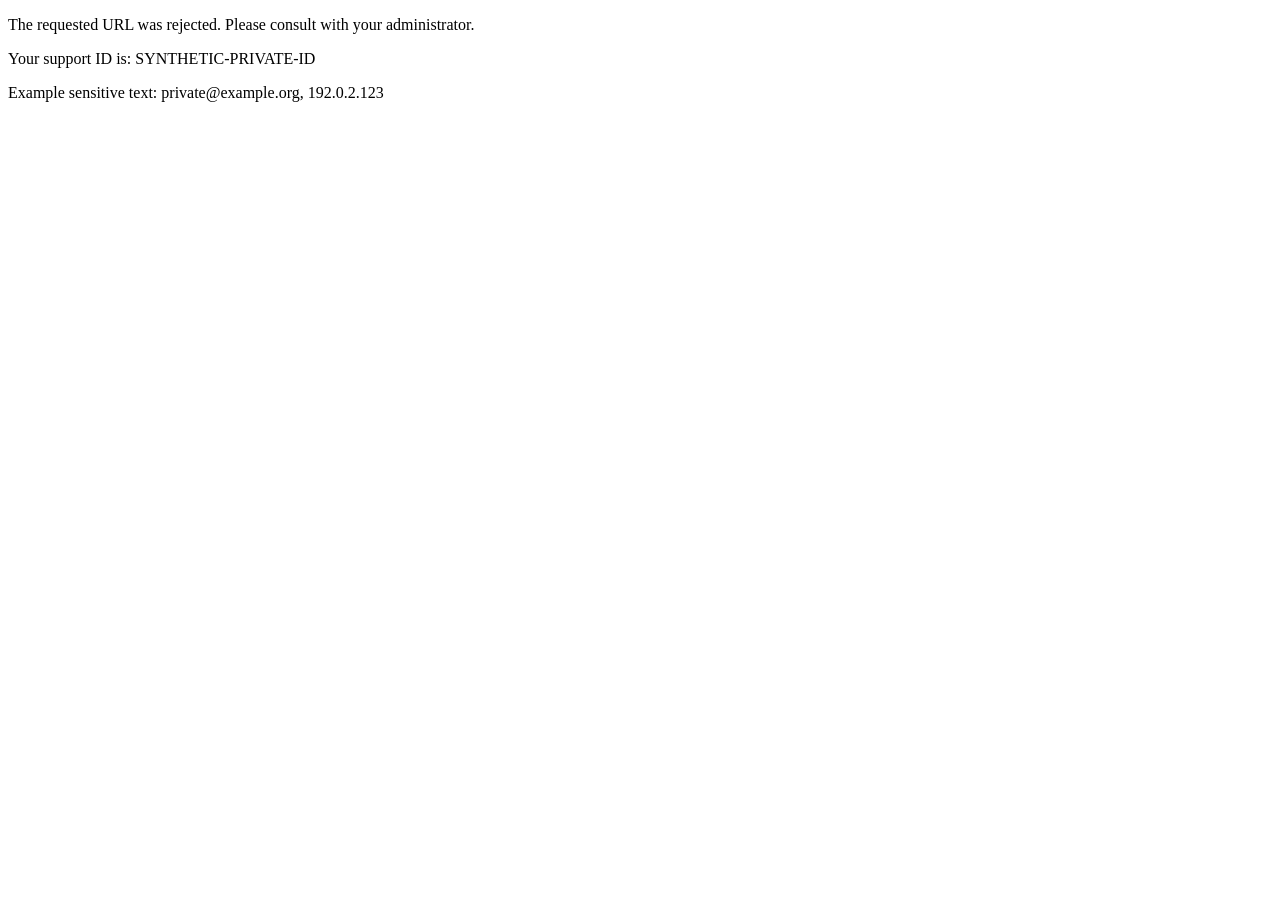
<file: tools/tests/fixtures/wda-request-rejected.html>
<!DOCTYPE html>
<!-- Fictional denial-page fixture; not captured from WDA or any live response. -->
<html><head><title>Request Rejected</title></head><body>
<p>The requested URL was rejected. Please consult with your administrator.</p>
<p>Your support ID is: SYNTHETIC-PRIVATE-ID</p>
<p>Example sensitive text: private@example.org, 192.0.2.123</p>
</body></html>
</file>
<file: docs/styles.css>
:root{color-scheme:light;--navy:#122f4f;--blue:#185ea2;--line:#d8e2eb;--muted:#53667b;--bg:#f1f5f9}*{box-sizing:border-box}body{margin:0;background:var(--bg);color:#192b3c;font:16px/1.7 system-ui,-apple-system,"Noto Sans TC","Microsoft JhengHei",sans-serif}a{color:var(--blue);text-underline-offset:4px}a:hover{color:#10395f}button,input,select{font:inherit}button,a,input,select,summary{touch-action:manipulation}a:focus-visible,button:focus-visible,input:focus-visible,select:focus-visible,summary:focus-visible{outline:3px solid #e1a500;outline-offset:3px}.skip{position:absolute;left:12px;top:-90px;padding:10px;background:white;z-index:2}.skip:focus{top:10px}header{background:var(--navy);color:white;display:flex;justify-content:space-between;align-items:center;padding:25px max(24px,calc((100vw - 1220px)/2));gap:20px}.brand{display:flex;gap:15px;align-items:center}.mark{font-size:26px;border:1px solid #859ab0;padding:2px 10px}h1{font-size:25px;letter-spacing:.06em;margin:0}.brand p{font-size:14px;margin:0;color:#c7d6e6}.edition{font-size:14px;color:#d2e0ee}.edition b{font-size:24px;margin-left:12px;font-weight:400}main{max-width:1220px;margin:auto;padding:24px}.status{border-left:4px solid #2f79b8;background:#e5eff8;padding:16px 20px;margin-bottom:26px}.status>div{display:flex;gap:20px;flex-wrap:wrap}.status strong{font-size:16px}.status span{color:#315371}.status p{font-size:14px;margin:5px 0 0;color:#3b536b}.workspace{display:grid;grid-template-columns:230px minmax(0,1fr);gap:32px}aside{align-self:start;position:sticky;top:22px}aside h2,.list-head h2,.directory h2,footer h2{font-size:20px;margin:0 0 12px}label{font-size:14px;font-weight:600;display:block;margin:16px 0 5px}select,input{width:100%;border:1px solid #aebfd0;background:#fff;border-radius:5px;min-height:46px;padding:8px 10px;color:#192b3c}button{width:100%;border:1px solid #b6c6d6;border-radius:5px;background:transparent;color:#234965;padding:8px;margin:18px 0;cursor:pointer}button:hover{background:#e0eaf3}.scope-note{border-top:1px solid var(--line);padding-top:16px;font-size:14px;color:var(--muted)}.scope-note p{margin:5px 0}.list-head p{margin:0;color:var(--muted);font-size:14px}.list-head h2{margin:0}.search-label{margin-top:16px}.reading>input{margin-bottom:20px;padding:10px 14px}.record{background:#fff;border:1px solid var(--line);border-radius:6px;margin-bottom:16px;padding:23px 26px}.record-top{display:flex;gap:12px;align-items:center;flex-wrap:wrap;font-size:14px;color:var(--muted)}.badge{padding:2px 8px;background:#e8eff8;color:#255385;border-radius:3px;font-weight:600}.badge.correction{background:#fff0cd;color:#744c00}.record h2{font-size:21px;line-height:1.5;margin:12px 0 4px}.record h2 a{color:var(--navy);text-decoration:none}.record h2 a:hover{text-decoration:underline}.original{font-size:14px;line-height:1.5;color:#627184;margin:0 0 14px}.summary{margin:0 0 16px;line-height:1.85}dl{display:flex;gap:28px;font-size:14px;border-top:1px solid #e8edf2;padding-top:13px;margin:0 0 12px;flex-wrap:wrap}dl div{display:flex;gap:9px}dt{color:var(--muted)}dd{margin:0;font-weight:500}details{font-size:14px;color:var(--muted);margin-bottom:13px}summary{cursor:pointer;min-height:28px}details p{margin:7px 0}.source-link{font-size:14px;font-weight:600}.directory{margin-top:35px;border-top:2px solid var(--navy);padding-top:23px}.directory>div>p{font-size:14px;color:var(--muted);margin-top:-7px}.directory-grid{display:grid;grid-template-columns:repeat(2,1fr);gap:12px}.directory-grid a{border:1px solid var(--line);padding:16px;background:#fff;text-decoration:none;border-radius:4px}.directory-grid a:hover{border-color:#6087af}.directory-grid strong,.directory-grid span{display:block}.directory-grid span{font-size:14px;color:var(--muted);margin-top:5px}footer{padding:28px 0 15px;color:var(--muted)}footer h2{font-size:16px}footer p{font-size:14px}.fine{border-top:1px solid var(--line);padding-top:18px}#empty{padding:25px;border:1px dashed #99aec1;border-radius:5px}#empty p{color:var(--muted)}#load-error{color:#812c23;padding:12px;background:#fff3ec}.sr-only{position:absolute;width:1px;height:1px;overflow:hidden;clip:rect(0,0,0,0)}[hidden]{display:none!important}@media(max-width:760px){header{padding:20px}.edition{display:none}h1{font-size:22px}main{padding:18px}.workspace{grid-template-columns:1fr;gap:22px}aside{position:static;display:grid;grid-template-columns:repeat(2,minmax(0,1fr));gap:5px 12px}aside h2{grid-column:1/-1;margin:0}aside label{margin:0;align-self:end}aside label[for=country]{grid-column:1;grid-row:2}#country{grid-column:1;grid-row:3}aside label[for=category]{grid-column:2;grid-row:2}#category{grid-column:2;grid-row:3}aside label[for=source]{grid-column:1/-1;margin-top:8px}#source{grid-column:1/-1}#reset{grid-column:1/-1;margin:8px 0 0}.scope-note{display:none}.record{padding:19px}.record h2{font-size:20px}.directory-grid{grid-template-columns:1fr}dl{gap:6px;flex-direction:column}.status{padding:13px 15px}.status>div{gap:2px;flex-direction:column}}@media(prefers-reduced-motion:no-preference){a,button{transition:color .15s,background .15s}}
.collection-tabs{display:flex;gap:9px;align-items:center;flex-wrap:wrap;margin-bottom:18px}.collection-tabs button{width:auto;margin:0;padding:9px 16px;font-weight:600;background:white}.collection-tabs button[aria-pressed=true]{background:var(--navy);color:white;border-color:var(--navy)}.collection-tabs a{font-size:14px;margin-left:auto}.reading>#sort{width:auto;min-width:230px;margin-bottom:20px}.strategy{margin-top:32px;padding:23px;background:#e6eef6;border:1px solid #c9d9e8;border-radius:5px}.strategy h2{font-size:20px;margin-top:0}.strategy h3{font-size:16px}.strategy p,.strategy li{font-size:14px}.stats{display:grid;grid-template-columns:repeat(4,1fr);gap:12px}.stats div{padding:13px;background:white;border:1px solid var(--line)}.stats strong{display:block;font-size:24px;color:var(--navy)}.stats span{font-size:14px}.record.unverified{border-left:3px solid #c29532}.record .provenance{font-size:14px;color:var(--muted);margin:8px 0}.strategy ul{padding-left:22px}#collection-description{font-size:14px;color:var(--muted)}@media(max-width:760px){.collection-tabs a{margin-left:0}.collection-tabs button{flex:1;padding:9px}.stats{grid-template-columns:repeat(2,1fr)}.reading>#sort{width:100%;min-width:0}}
.reference-links{display:flex;gap:6px 16px;flex-wrap:wrap}.reference-links a{font-size:14px;overflow-wrap:anywhere}.strategy-columns{display:grid;grid-template-columns:1fr 1fr;gap:20px}.distribution{display:flex;gap:7px;flex-wrap:wrap}.distribution span{padding:3px 8px;background:white;border:1px solid #cbdae7;border-radius:3px;font-size:14px}@media(max-width:760px){.strategy-columns{grid-template-columns:1fr}.record h2{overflow-wrap:anywhere}}
.handoff{margin-top:30px;border-top:1px solid #bdcddd;padding-top:22px}.handoff h2{font-size:20px}.handoff h3{font-size:17px;margin-top:23px}.handoff p,.handoff li{font-size:14px}.method-card{background:white;border:1px solid var(--line);padding:16px;border-radius:4px}.method-card p{margin:5px 0}.source-directory{padding:15px;background:white;border:1px solid var(--line);border-radius:4px;margin:12px 0}.source-directory>summary{font-size:16px;font-weight:600;color:var(--navy);padding:3px 0}.source-directory .directory-grid{margin-top:12px}.source-directory a span{overflow-wrap:anywhere}
.revision-note{font-size:14px;padding:8px 12px;border-left:3px solid #b98321;background:#fff5dd;color:#674915}.record dd{overflow-wrap:anywhere}#sort-label{line-height:1.5}
@media(max-width:760px){#file-label,#file{grid-column:1/-1}}
</file>
